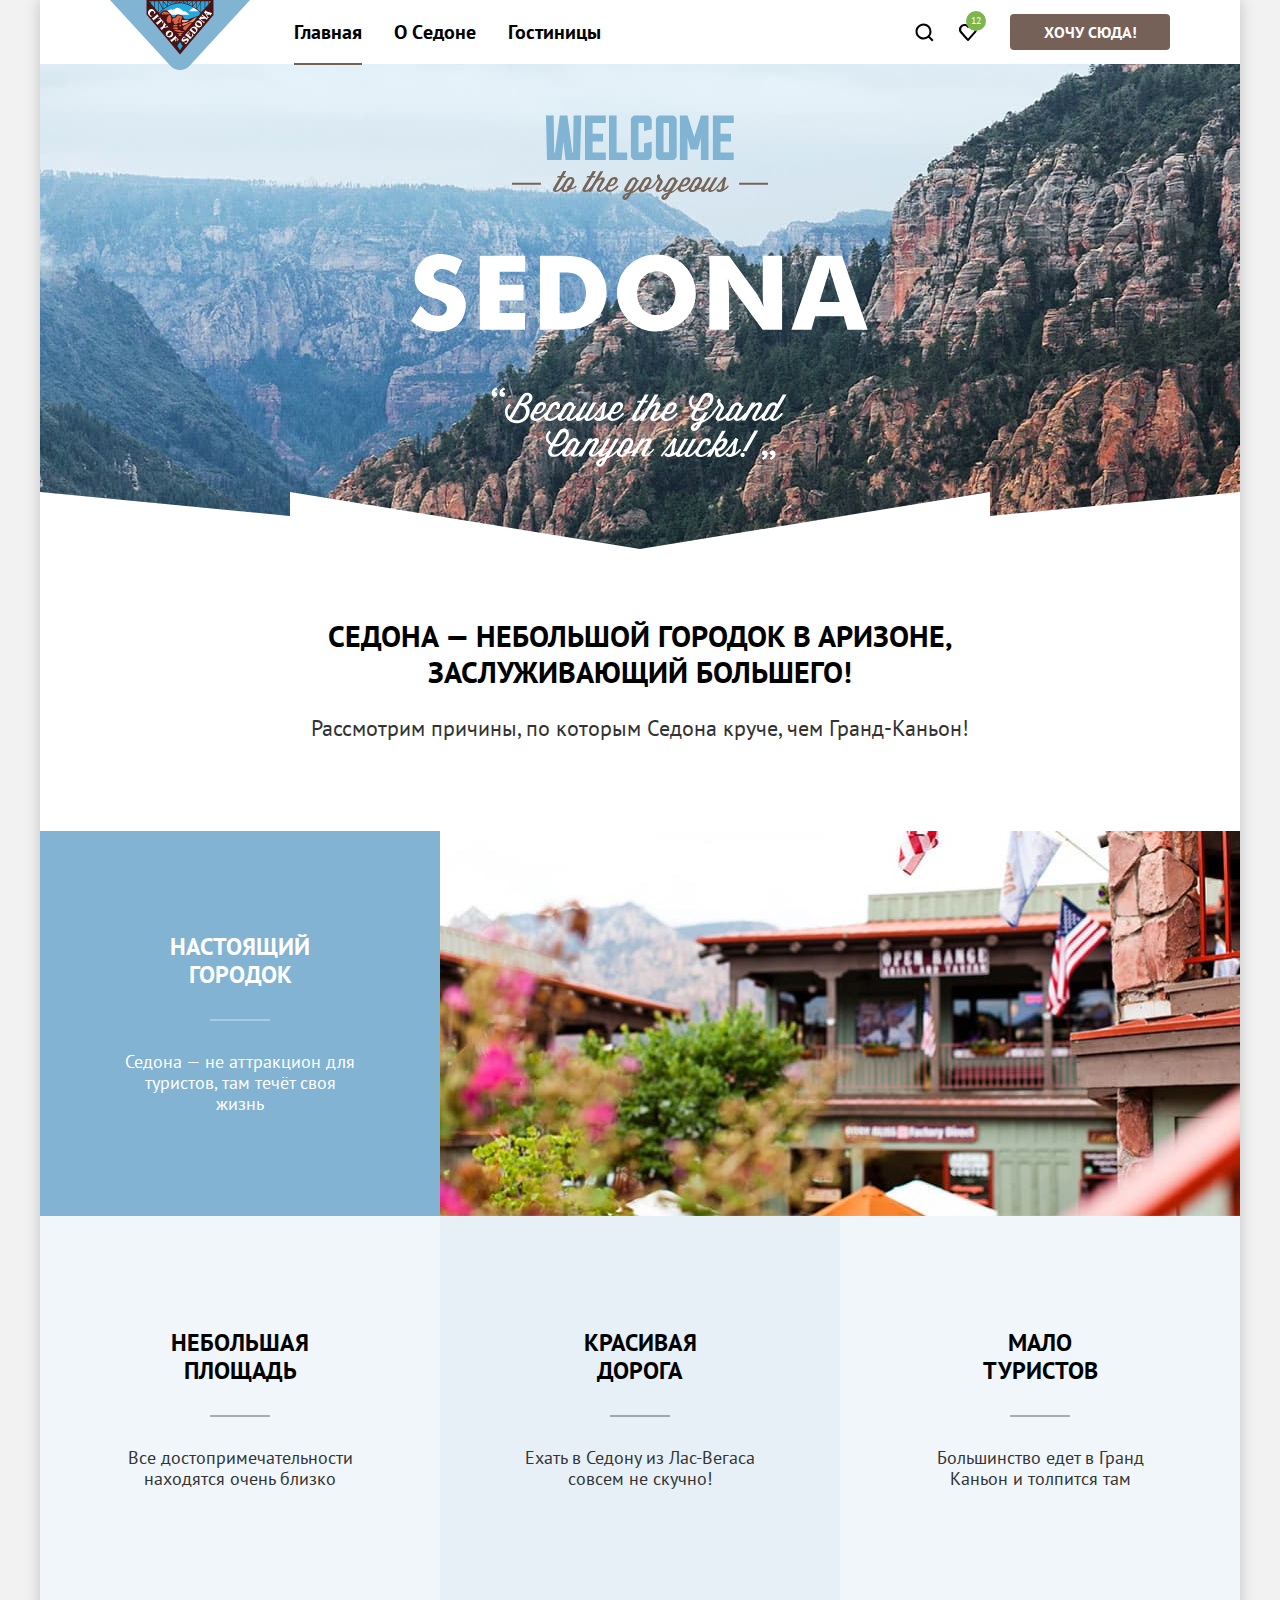
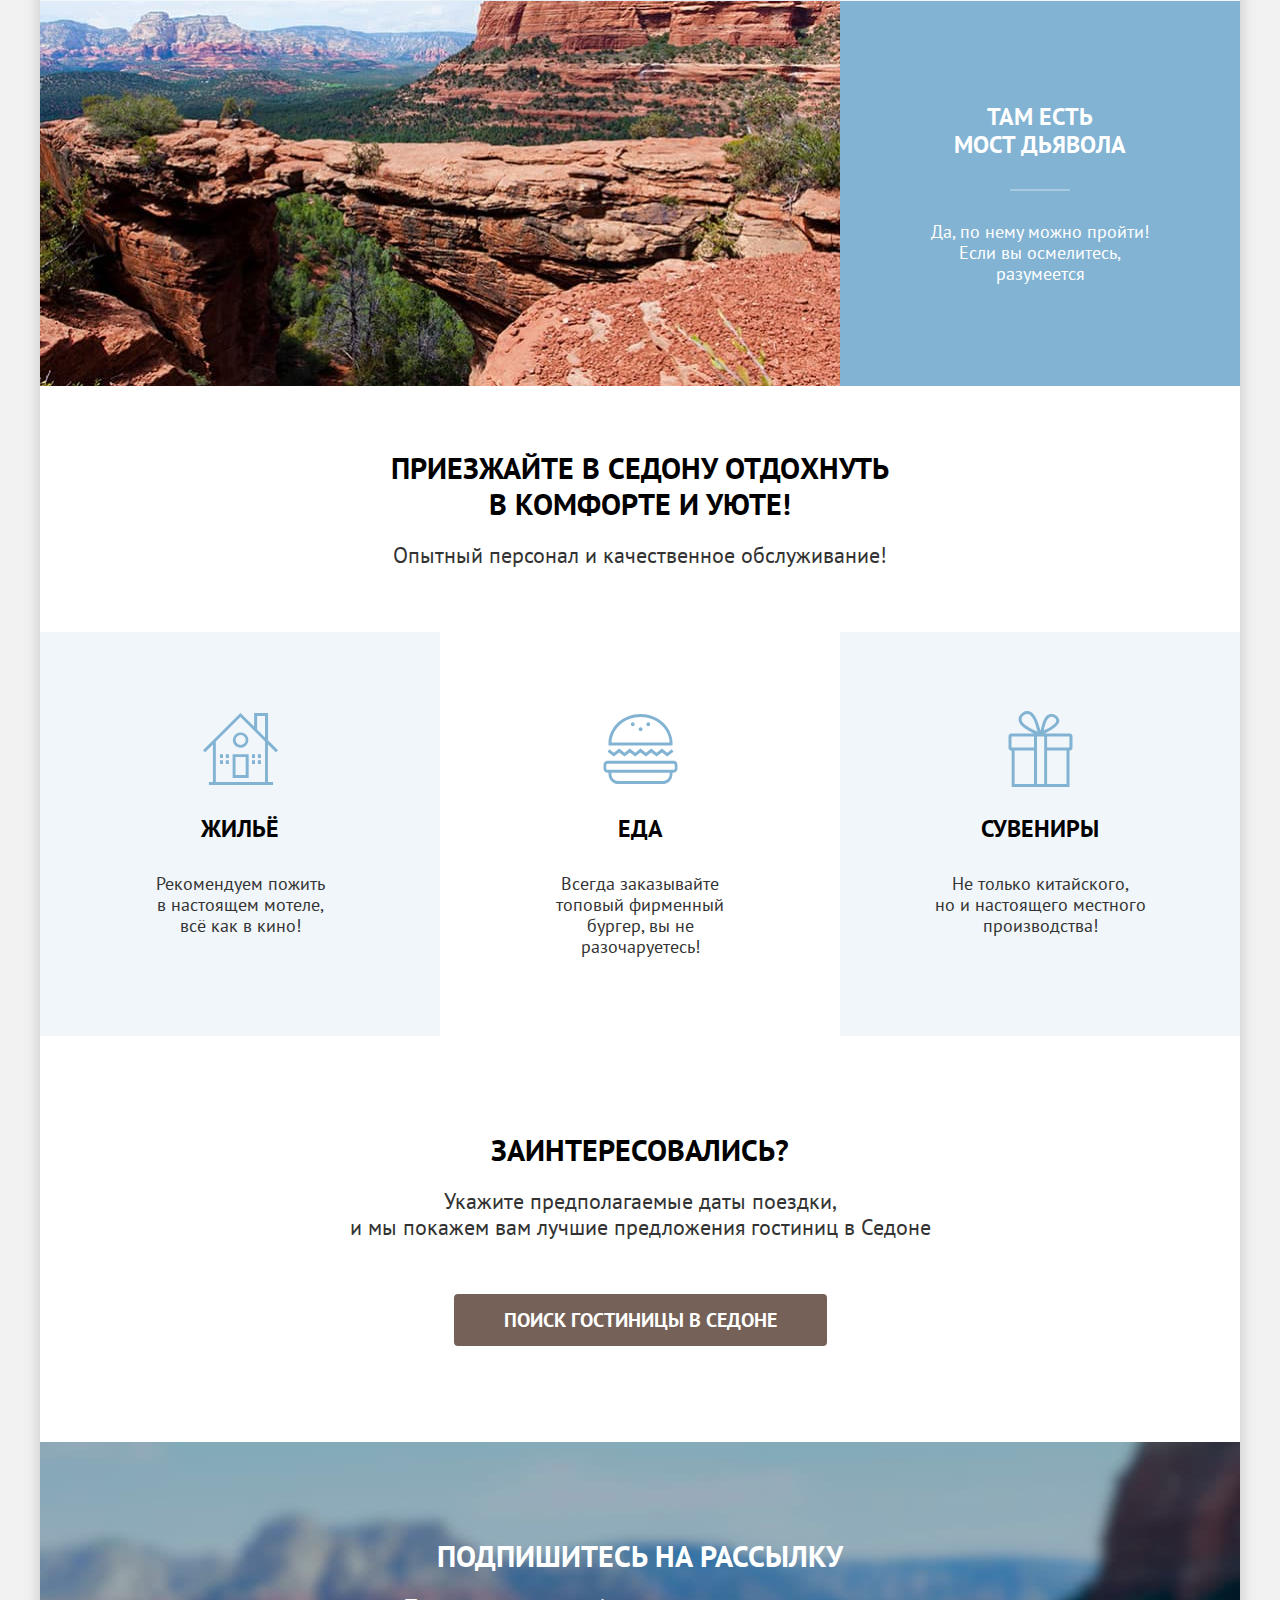
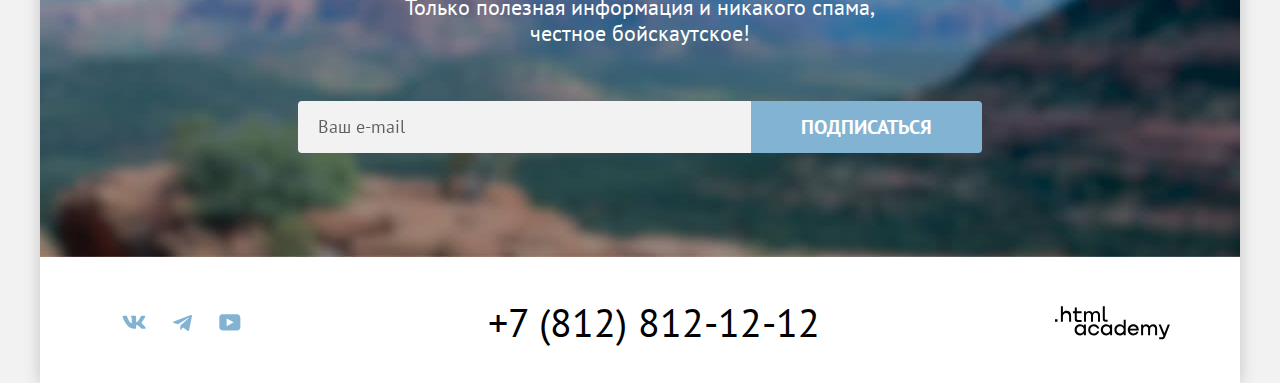
<file: index.html>
<!DOCTYPE html>
<html lang="ru">

  <head>
    <meta charset="utf-8">
    <title>HTML Academy: Седона</title>
    <link rel="stylesheet" href="styles/styles.css">
    <link rel="icon" href="favicon.ico">
  </head>

  <body class="page">
    <div class="page-container">
      <header class="page-header" data-test="header">
        <a class="logo" href="index.html" aria-current="page">
          <img src="image/logotype.svg" width="140" height="70" alt="Логотип сайта Седона">
        </a>
        <nav class="navigation">
          <ul class="navigation-list">
            <li class="navigation-item">
              <a class="navigation-link" href="index.html" aria-current="page">Главная</a>
            </li>
            <li class="navigation-item">
              <a class="navigation-link" href="#">О Cедоне</a>
            </li>
            <li class="navigation-item">
              <a class="navigation-link" href="catalog.html">Гостиницы</a>
            </li>
          </ul>
          <ul class="navigation-list-user">
            <li class="navigation-item">
              <a class="navigation-link-user navigation-link-search" href="#">
                <span class="visually-hidden">Поиск</span>
              </a>
            </li>
            <li class="navigation-item">
              <a class="navigation-link-user navigation-link-favorites" href="#">
                <span class="visually-hidden">Количество отмеченных гостиниц</span>
                <span class="quantity-like">12</span>
              </a>
            </li>
          </ul>
          <div class="navigation-button">
            <a class="button navigation-link-button" href="#">Хочу сюда!</a>
          </div>
        </nav>
      </header>

      <main class="main-container main-index" data-test="main">
        <section class="hero" data-test="hero">
          <h1 class="visually-hidden">Основное о городе Седона</h1>
          <img src="image/welcome-to-sedona.svg" width="458" height="352" alt="Welcome to the gargeous Sedona">
        </section>

        <section class="advantages" data-test="advantages">
          <div class="introductory-part">
            <h2 class="visually-hidden">Преимущества</h2>
            <p class="lead-text">Седона — небольшой городок в Аризоне, <br>заслуживающий большего!</p>
            <p class="basic-text">Рассмотрим причины, по которым Седона круче, чем Гранд-Каньон!</p>
          </div>
          <ul class="advantages-list">
            <li class="advantages-item-other">
              <div class="advantages-description">
                <h3 class="tittle tittle-underline">Настоящий городок</h3>
                <p>Седона — не аттракцион для туристов, там течёт своя жизнь</p>
              </div>
              <img src="image/advantages-photo-1.jpg" width="800" height="385" alt="Фото города Седона">
            </li>

            <li class="advantages-item advantages-description">
              <h3 class="tittle tittle-underline">Небольшая площадь</h3>
              <p>Все достопримечательности находятся очень близко</p>
            </li>
            <li class="advantages-item advantages-description">
              <h3 class="tittle tittle-underline">Красивая дорога</h3>
              <p>Ехать в Седону из Лас-Вегаса совсем не скучно!</p>
            </li>
            <li class="advantages-item advantages-description">
              <h3 class="tittle tittle-underline">Мало туристов</h3>
              <p>Большинство едет в Гранд Каньон и толпится там</p>
            </li>

            <li class="advantages-item-other">
              <div class="advantages-description">
                <h3 class="tittle tittle-underline">Там есть мост&nbsp;дьявола</h3>
                <p>Да, по нему можно пройти! Если вы осмелитесь, разумеется</p>
              </div>
              <img class="advantages-image" src="image/advantages-photo-2.jpg" width="800" height="385" alt="Мост дьявола">
            </li>
          </ul>
        </section>

        <section class="services" data-test="service">
          <div class="introductory-part">
            <h2 class="visually-hidden">Сервис в городе Седона</h2>
            <p class="lead-text">Приезжайте в Седону отдохнуть <br>в комфорте и уюте!</p>
            <p class="basic-text">Опытный персонал и качественное обслуживание!</p>
          </div>
          <ul class="services-list">
            <li class="services-item services-item-housing">
              <h3 class="tittle">Жильё</h3>
              <p class="description">Рекомендуем пожить в&nbsp;настоящем мотеле, <br>всё как в кино!</p>
            </li>
            <li class="services-item services-item-food">
              <h3 class="tittle">Еда</h3>
              <p class="description">Всегда заказывайте <br>топовый фирменный бургер, вы не разочаруетесь!</p>
            </li>
            <li class="services-item services-item-souvenirs">
              <h3 class="tittle">Сувениры</h3>
              <p class="description">Не только китайского, но&nbsp;и&nbsp;настоящего местного производства!</p>
            </li>
          </ul>
        </section>

        <section class="search-hotel" data-test="search">
          <h2 class="visually-hidden">Поиск гостиницы</h2>
          <p class="lead-text">Заинтересовались?</p>
          <p class="basic-text">Укажите предполагаемые даты поездки, <br>и мы покажем вам лучшие предложения гостиниц в Седоне</p>
          <button class="button button-search" type="button">Поиск гостиницы в Седоне</button>
        </section>
      </main>

      <footer class="page-footer">
        <section class="newsletter newsletter-index" data-test="subscribe">
          <h2 class="lead-text">Подпишитесь на рассылку</h2>
          <p class="basic-text">Только полезная информация и никакого спама, <br>честное бойскаутское!</p>
          <form class="newsletter-form" action="https://echo.htmlacademy.ru/" method="post">
            <label class="visually-hidden" for="newsletter-email">Email</label>
            <input type="email" name="newsletter-email" id="newsletter-email" placeholder="Ваш e-mail" required>
            <button class="button newsletter-button" type="submit">Подписаться</button>
          </form>
        </section>
        <div class="footer-wrapper" data-test="footer">
          <section class="social">
            <h2 class="visually-hidden">Социальные сети</h2>
            <ul class="social-list">
              <li class="social-item">
                <a class="social-link social-link-vk" href="https://vk.com/htmlacademy">
                  <span class="visually-hidden">Vkontakte</span>
                </a>
              </li>
              <li class="social-item">
                <a class="social-link social-link-tg" href="https://t.me/htmlacademy">
                  <span class="visually-hidden">Telegram</span>
                </a>
              </li>
              <li class="social-item">
                <a class="social-link social-link-ytb" href="https://www.youtube.com/user/htmlacademyru">
                  <span class="visually-hidden">YouTube</span>
                </a>
              </li>
            </ul>
          </section>

          <p class="contact-tel">
            <a href="tel:+78128121212">+7 (812) 812-12-12</a>
          </p>

          <p class="about-text">
            <a href="https://htmlacademy.ru/">
              <svg xmlns="http://www.w3.org/2000/svg" width="115" height="34" fill="none" viewBox="0 0 115 34" role="img" aria-label="Логотип разработчика HTML Академия">
                <path d="M0 13.26v2.6h2.5v-2.6H0ZM11.6 4.86c-1.6 0-2.8.7-3.6 1.7h-.1V.36h-2v15.5h2v-5.3c0-2.1 1.3-3.6 3.3-3.6 1.8 0 2.9 1.4 2.9 3.2v5.7h2v-6.1c.1-3-1.8-4.9-4.5-4.9ZM26.6 5.16h-4.8v-3.7h-2v3.8h-1.9v2h1.9v6c0 1.7 1 2.7 2.7 2.7h4.1v-2h-3.7c-.7 0-1.1-.4-1.1-1.1v-5.7h4.8v-2ZM41.1 4.96c-1.6 0-2.9.8-3.5 2.1h-.1c-.6-1.2-1.8-2.1-3.4-2.1-1.4 0-2.5.8-3.1 1.8h-.1v-1.6H29v10.6h2v-5.4c0-2 1-3.5 2.6-3.5 1.5 0 2.4 1 2.4 2.6v6.3h2v-5.6c0-2.4 1.4-3.3 2.6-3.3 1.5 0 2.4 1 2.4 2.6v6.3h2v-6.5c.1-2.5-1.4-4.3-3.9-4.3ZM47.8 13.06c0 1.7 1 2.7 2.8 2.7h2v-2h-1.7c-.7 0-1.1-.4-1.1-1.1V.36h-2v12.7ZM28.9 20.06c-.9-1.1-2.2-1.8-3.9-1.8-3.1 0-5.4 2.3-5.4 5.6s2.3 5.6 5.4 5.6c1.8 0 3-.8 3.8-1.9h.1v1.6h2v-10.6h-2v1.5Zm-3.6 7.4c-2.2 0-3.6-1.6-3.6-3.6s1.4-3.6 3.6-3.6 3.6 1.6 3.6 3.6c0 1.9-1.4 3.6-3.6 3.6ZM44.2 22.36c-.5-2.4-2.6-4.1-5.4-4.1a5.4 5.4 0 0 0-5.6 5.6c0 3.1 2.2 5.6 5.6 5.6 2.8 0 4.9-1.8 5.4-4.2h-2.1a3.4 3.4 0 0 1-3.3 2.3c-2.2 0-3.6-1.6-3.6-3.6s1.4-3.6 3.6-3.6c1.6 0 2.8 1 3.3 2.2h2.1v-.2ZM55.1 20.06c-.9-1.1-2.2-1.8-3.9-1.8-3.1 0-5.4 2.3-5.4 5.6s2.3 5.6 5.4 5.6c1.8 0 3-.8 3.8-1.9h.1v1.6h2v-10.6h-2v1.5Zm-3.6 7.4c-2.2 0-3.6-1.6-3.6-3.6s1.4-3.6 3.6-3.6 3.6 1.6 3.6 3.6c0 1.9-1.5 3.6-3.6 3.6ZM68.7 20.16c-.9-1.1-2.2-1.9-3.9-1.9-3.1 0-5.4 2.3-5.4 5.6s2.2 5.6 5.4 5.6c1.7 0 3-.8 3.8-1.8h.1v1.5h2v-15.4h-2v6.4Zm-3.6 7.3c-2.2 0-3.6-1.6-3.6-3.6s1.4-3.6 3.6-3.6 3.6 1.6 3.6 3.6c-.1 2-1.5 3.6-3.6 3.6ZM78.3 18.26c-3.3 0-5.5 2.5-5.5 5.6 0 3 2.1 5.6 5.5 5.6 2.5 0 4.5-1.3 5.2-3.6h-2.1c-.5 1-1.6 1.6-3 1.6-1.9 0-3.3-1.3-3.4-2.9h8.8c.2-3.6-2-6.3-5.5-6.3Zm0 1.9c1.7 0 3 1 3.3 2.6h-6.5c.3-1.5 1.5-2.6 3.2-2.6ZM98.2 18.26c-1.6 0-2.9.8-3.6 2h-.1c-.6-1.2-1.8-2-3.4-2-1.4 0-2.5.7-3.1 1.8v-1.5h-1.9v10.6h2v-5.4c0-2 1-3.4 2.6-3.5 1.5 0 2.4 1 2.4 2.6v6.3h2v-5.6c0-2.4 1.4-3.3 2.6-3.3 1.5 0 2.4 1 2.4 2.6v6.3h2v-6.5c.1-2.6-1.4-4.4-3.9-4.4ZM109.4 27.36l-3.6-8.9h-2.2l4.8 11.6c-.3.9-.7 1.2-1.7 1.2h-2.5v2h2.5c1.8 0 2.8-.8 3.5-2.6l4.7-12.2h-2.1l-3.4 8.9Z" />
              </svg>
            </a>
          </p>
        </div>
      </footer>
    </div>

    <div class="modal-container modal-container-close">
      <div class="modal modal-search">
        <button class="modal-close-button" type="button">
          <span class="visually-hidden">Закрыть</span>
        </button>

        <section class="modal-content">
          <h2 class="modal-tittle">Поиск гостиницы в Седоне</h2>
          <form class="search-form" action="https://echo.htmlacademy.ru/" method="post">
            <div class="field-group date-selection">
              <label class="form-label" for="date-check-in">Дата Заезда:</label>
              <input class="field field-date" type="text" id="date-check-in" name="date-check-in" placeholder="Укажите дату" value="27 апреля 2020" required>
              <p class="comment comment-red">Мы не можем отправить вас в прошлое.</p>
            </div>

            <div class="field-group date-selection">
              <label class="form-label" for="date-departure">Дата Выезда:</label>
              <input class="field field-date" type="text" id="date-departure" name="date-departure" placeholder="Укажите дату" value="1 сентября 2023" required>
              <p class="comment">На эти даты есть свободные номера. Пока есть.</p>
            </div>

            <div class="field-group amount-selection amount-of-adults">
              <label class="form-label" for="amount-of-adults">Взрослые:</label>
              <div class="wrapper-field">
                <button class="button-step button-step-down" type="button">
                  <span class="visually-hidden">Меньше</span>
                </button>
                <input class="field field-number" type="number" id="amount-of-adults" name="amount-of-adults" value="2" min="1" placeholder="2">
                <button class="button-step button-step-up" type="button">
                  <span class="visually-hidden">Больше</span>
                </button>
              </div>

            </div>
            <div class="field-group amount-selection amount-of-child">
              <span class="form-label-tooltip">
                <label class="form-label" for="amount-of-child">Дети:</label>
                <span class="tooltip">
                  <button class="tooltip-toggle" aria-labelledby="tooltip-label" type="button">
                  </button>
                  <span class="tooltip-text" role="tooltip" id="tooltip-label">Укажите количество детей, которые будут с вами, возраст которых от 6 до 18 лет. Дети до 6 лет размещаются бесплатно.</span>
                </span>
              </span>

              <div class="wrapper-field">
                <button class="button-step button-step-down" type="button">
                  <span class="visually-hidden">Меньше</span>
                </button>
                <input class="field field-number" type="number" id="amount-of-child" name="amount-of-child" value="2" min="0" placeholder="2">
                <button class="button-step button-step-up" type="button">
                  <span class="visually-hidden">Больше</span>
                </button>
              </div>
            </div>
            <button class="button button-modal" type="submit">найти</button>
          </form>
        </section>

      </div>
    </div>
  </body>

</html>
</file>
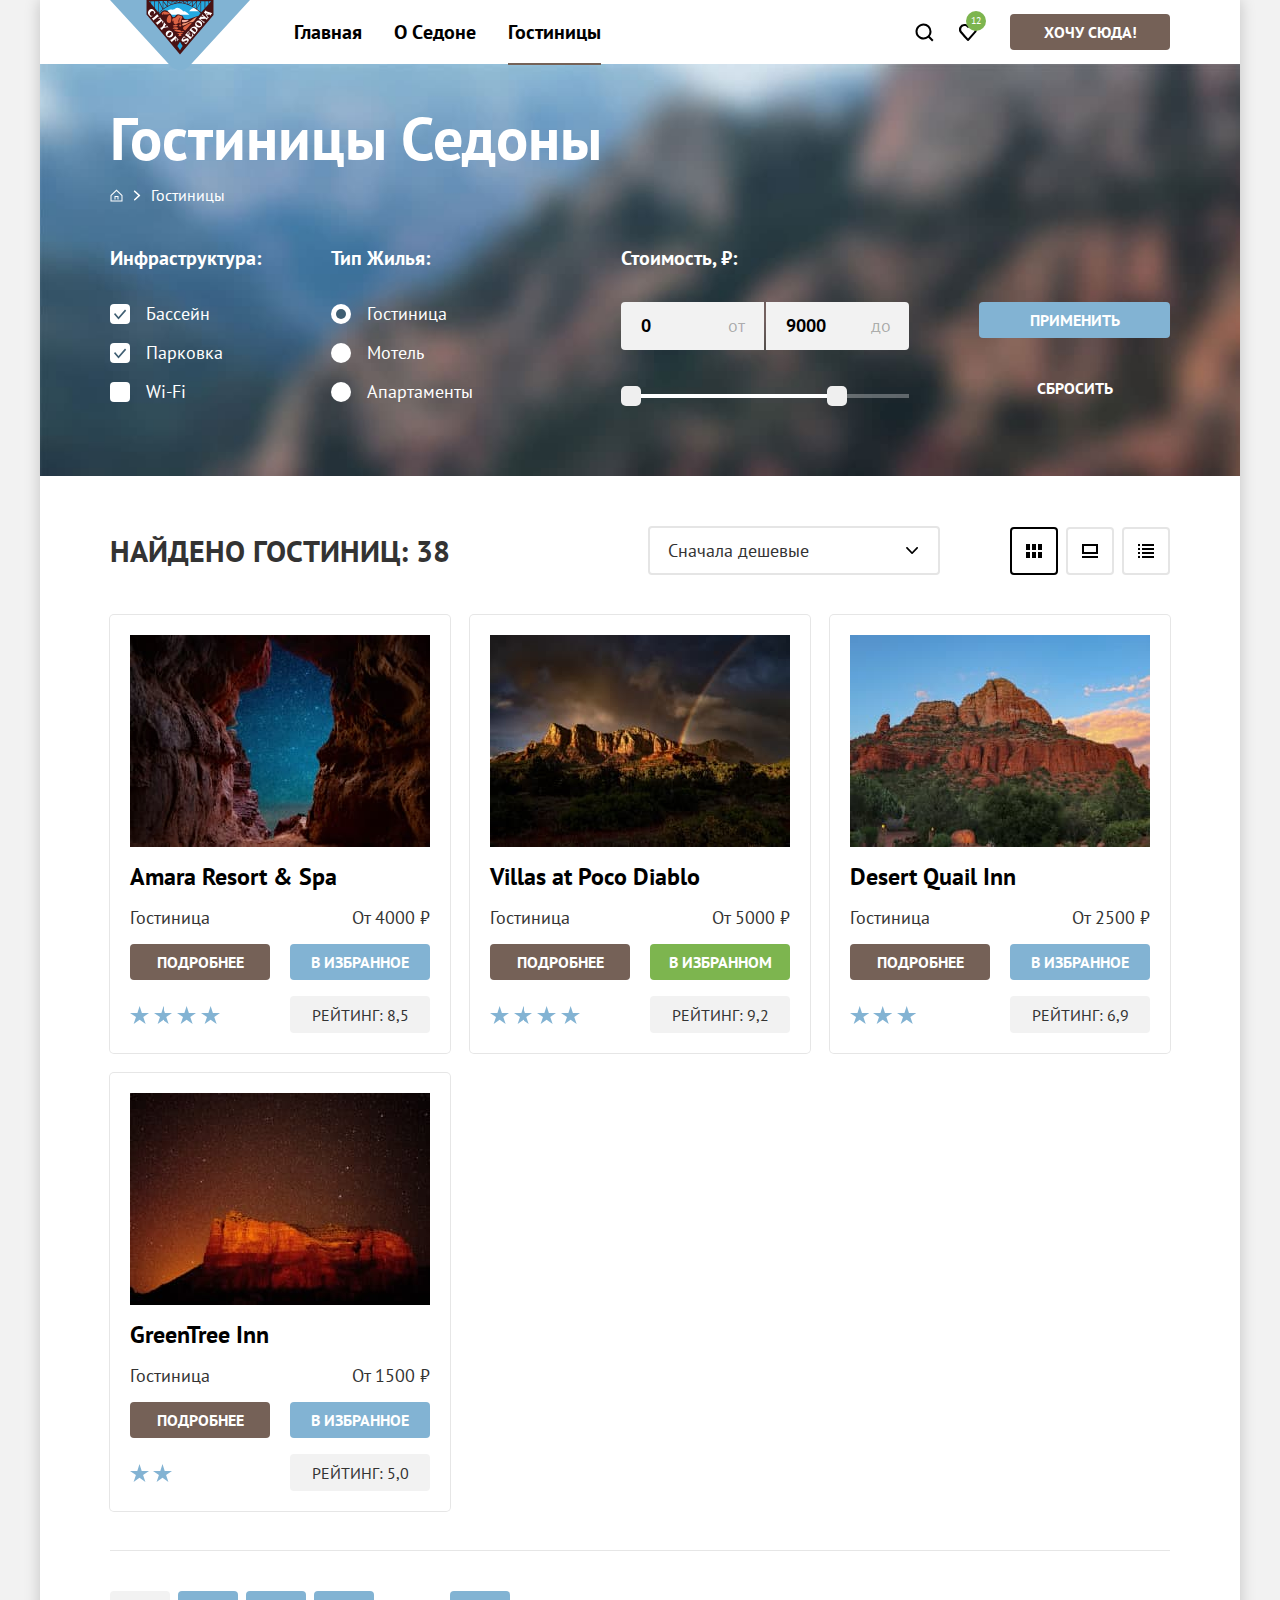
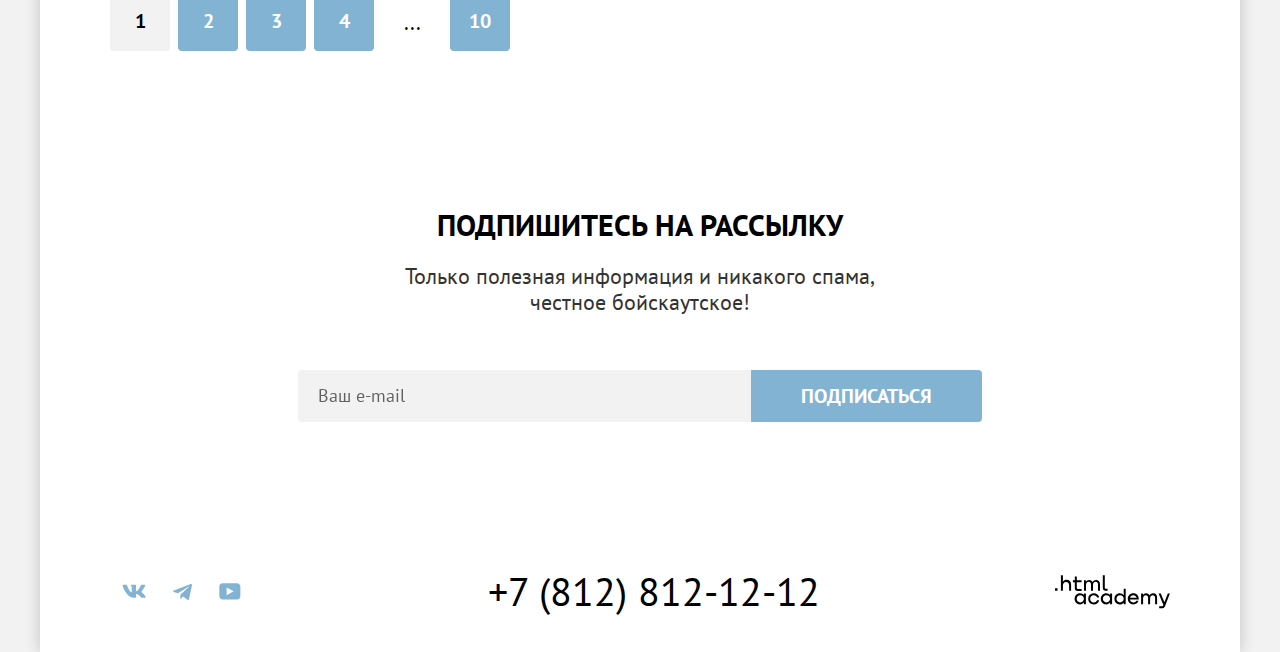
<file: catalog.html>
<!DOCTYPE html>
<html lang="ru">

  <head>
    <meta charset="utf-8">
    <title>HTML Academy: Седона</title>
    <link rel="stylesheet" href="styles/styles.css">
    <link rel="icon" href="favicon.ico">
  </head>

  <body class="page">
    <div class="page-container">
      <header class="page-header" data-test="header">
        <a class="logo" href="index.html">
          <img src="image/logotype.svg" width="140" height="70" alt="Логотип сайта Седона">
        </a>
        <nav class="navigation">
          <ul class="navigation-list">
            <li class="navigation-item">
              <a class="navigation-link" href="index.html">Главная</a>
            </li>
            <li class="navigation-item">
              <a class="navigation-link" href="#">О Cедоне</a>
            </li>
            <li class="navigation-item">
              <a class="navigation-link navigation-link-current" href="catalog.html" aria-current="page">Гостиницы</a>
            </li>
          </ul>

          <ul class="navigation-list-user">
            <li class="navigation-item">
              <a class="navigation-link-user navigation-link-search" href="#">
                <span class="visually-hidden">Поиск</span>
              </a>
            </li>
            <li class="navigation-item">
              <a class="navigation-link-user navigation-link-favorites" href="#">
                <span class="visually-hidden">Количество отмеченных гостиниц</span>
                <span class="quantity-like">12</span>
              </a>
            </li>
          </ul>
          <div class="navigation-button">
            <a class="button navigation-link-button" href="#">Хочу сюда!</a>
          </div>
        </nav>
      </header>

      <main class="main-container main-inner" data-test="main">
        <div class="container-background">
          <header class="inner-header">
            <h1 class="inner-header-title">Гостиницы Седоны</h1>
            <ol class="breadcrumbs">
              <li class="breadcrumbs-item">
                <a class="breadcrumbs-link breadcrumbs-link-main" href="index.html">
                  <span class="visually-hidden">Главная страница</span>
                </a>
              </li>
              <li class="breadcrumbs-item">
                <a class="breadcrumbs-link" href="catalog.html" aria-current="page">Гостиницы</a>
              </li>
            </ol>
          </header>

          <section class="filter" data-test="filter">
            <h2 class="visually-hidden">Фильтр для поиска</h2>
            <form class="catalog-filter" action="https://echo.htmlacademy.ru/" method="get">
              <fieldset class="catalog-filter-group">
                <legend class="catalog-filter-title">Инфраструктура:</legend>
                <ul class="catalog-filter-list">
                  <li class="catalog-filter-item">
                    <label class="control">
                      <input class="control-input visually-hidden" type="checkbox" name="pool" checked>
                      <span class="control-mark"></span>
                      <span class="control-label">Бассейн</span>
                    </label>
                  </li>
                  <li class="catalog-filter-item">
                    <label class="control">
                      <input class="control-input visually-hidden" type="checkbox" name="parking" checked>
                      <span class="control-mark"></span>
                      <span class="control-label">Парковка</span>
                    </label>
                  </li>
                  <li class="catalog-filter-item">
                    <label class="control">
                      <input class="control-input visually-hidden" type="checkbox" name="wi-fi">
                      <span class="control-mark"></span>
                      <span class="control-label">Wi-Fi</span>
                    </label>
                  </li>
                </ul>
              </fieldset>
              <fieldset class="catalog-filter-group">
                <legend class="catalog-filter-title">Тип Жилья:</legend>
                <ul class="catalog-filter-list">
                  <li class="catalog-filter-item">
                    <label class="control">
                      <input class="control-input visually-hidden" type="radio" name="type-hotel" value="hotel" checked>
                      <span class="control-mark"></span>
                      <span class="control-label">Гостиница</span>
                    </label>
                  </li>
                  <li class="catalog-filter-item">
                    <label class="control">
                      <input class="control-input visually-hidden" type="radio" name="type-hotel" value="motel">
                      <span class="control-mark"></span>
                      <span class="control-label">Мотель</span>
                    </label>
                  </li>
                  <li class="catalog-filter-item">
                    <label class="control">
                      <input class="control-input visually-hidden" type="radio" name="type-hotel" value="apartments">
                      <span class="control-mark"></span>
                      <span class="control-label">Апартаменты</span>
                    </label>
                  </li>
                </ul>
              </fieldset>

              <fieldset class="catalog-filter-cost move-to-right">
                <legend class="catalog-filter-title">Стоимость, ₽:</legend>

                <div class="range">
                  <div class="range-wrapper-inputs">
                    <label class="control-price">
                      <input class="input-price input-price-from" type="number" name="price-min" value="0" placeholder="Цена">
                      <span class="control-label-price">от</span>
                    </label>
                    <label class="control-price">
                      <input class="input-price input-price-to" type="number" name="price-max" value="9000" placeholder="Цена">
                      <span class="control-label-price">до</span>
                    </label>
                  </div>

                  <div class="range-scale">
                    <div class="range-bar" style="left:0; width:226px;">
                      <button class="range-toggle toggle-min" type="button">
                        <span class="visually-hidden">Минимальная стоимость</span>
                      </button>
                      <button class="range-toggle toggle-max" type="button">
                        <span class="visually-hidden">Максимальная стоимость</span>
                      </button>
                    </div>
                  </div>
                </div>

              </fieldset>
              <div class="filter-button">
                <button class="button" type="submit">Применить</button>
                <button class="button button-reset" type="reset">Сбросить</button>
              </div>
            </form>
          </section>
        </div>

        <section class="catalog-hotels" data-test="catalog">
          <h2 class="visually-hidden">Каталог найденных отелей, соответствующих условиям фильтра</h2>
          <div class="sort">
            <p class="result-filter">Найдено гостиниц:
              <span class="result-count">38</span>
            </p>

            <select class="select-control move-to-right" aria-label="Сортировка">
              <option value="cheap">Сначала дешевые</option>
              <option value="expensive">Сначала дорогие</option>
              <option value="popular">Сначало популярные</option>
            </select>

            <ul class="button-sort-list">
              <li class="button-sort-item">
                <a class="button-sort button-sort-current button-card" href="#">
                  <span class="visually-hidden">Карточки</span>
                </a>
              </li>
              <li class="button-sort-item">
                <a class="button-sort button-large" href="#">
                  <span class="visually-hidden">Крупные значки</span>
                </a>
              </li>
              <li class="button-sort-item">
                <a class="button-sort button-list" href="#">
                  <span class="visually-hidden">Список</span>
                </a>
              </li>
            </ul>
          </div>

          <ul class="hotel-list">
            <li class="hotel-card">
              <a class="hotel-card-link" href="#" tabindex="-1">
                <img src="image/catalog/hotel-1.jpg" width="300" height="212" alt="Звездное небо в ущелье">
              </a>
              <a class="hotel-card-link" href="#" tabindex="-1">
                <h3 class="tittle hotel-card-title">Amara Resort & Spa</h3>
              </a>
              <p class="type-hotel">Гостиница
                <span>От 4000 ₽</span>
              </p>
              <a class="button button-detail" href="#">Подробнее</a>
              <button class="button button-add-favorites" type="submit">В избранное</button>
              <div class="rating">
                <div class="star star-4" role="img" aria-label="Четыре звезды">
                  <span class="visually-hidden">Четыре звезды</span>
                </div>
                <p class="hotel-rating">Рейтинг: 8,5</p>
              </div>
            </li>

            <li class="hotel-card">
              <a class="hotel-card-link" href="#" tabindex="-1">
                <img src="image/catalog/hotel-2.jpg" width="300" height="212" alt="Радуга в горах">
              </a>
              <a class="hotel-card-link" href="#" tabindex="-1">
                <h3 class="tittle hotel-card-title">Villas at Poco Diablo</h3>
              </a>
              <p class="type-hotel">Гостиница
                <span>От 5000 ₽</span>
              </p>
              <a class="button button-detail" href="#">Подробнее</a>
              <button class="button button-add-favorites button-press" type="submit">В избранном</button>
              <div class="rating">
                <div class="star star-4" role="img" aria-label="Четыре звезды">
                  <span class="visually-hidden">Четыре звезды</span>
                </div>
                <p class="hotel-rating">Рейтинг: 9,2</p>
              </div>
            </li>

            <li class="hotel-card">
              <a class="hotel-card-link" href="#" tabindex="-1">
                <img src="image/catalog/hotel-3.jpg" width="300" height="212" alt="Дневное небо в горах">
              </a>
              <a class="hotel-card-link" href="#" tabindex="-1">
                <h3 class="tittle hotel-card-title">Desert Quail Inn</h3>
              </a>
              <p class="type-hotel">Гостиница
                <span>От 2500 ₽</span>
              </p>
              <a class="button button-detail" href="#">Подробнее</a>
              <button class="button button-add-favorites" type="submit">В избранное</button>
              <div class="rating">
                <div class="star star-3" role="img" aria-label="Три звезды">
                  <span class="visually-hidden">Три звезды</span>
                </div>
                <p class="hotel-rating">Рейтинг: 6,9</p>
              </div>
            </li>

            <li class="hotel-card">
              <a class="hotel-card-link" href="#" tabindex="-1">
                <img src="image/catalog/hotel-4.jpg" width="300" height="212" alt="Ночное небо в горах">
              </a>
              <a class="hotel-card-link" href="#" tabindex="-1">
                <h3 class="tittle hotel-card-title">GreenTree Inn</h3>
              </a>
              <p class="type-hotel">Гостиница
                <span>От 1500 ₽</span>
              </p>
              <a class="button button-detail" href="#">Подробнее</a>
              <button class="button button-add-favorites" type="submit">В избранное</button>
              <div class="rating">
                <div class="star star-2" role="img" aria-label="Две звезды">
                  <span class="visually-hidden">Две звезды</span>
                </div>
                <p class="hotel-rating">Рейтинг: 5,0</p>
              </div>
            </li>
          </ul>

          <ol class="pagination">
            <li class="pagination-item">
              <a class="button pagination-current" aria-current="page" href="#">1</a>
            </li>
            <li class="pagination-item">
              <a class="button pagination-button" href="#">2</a>
            </li>
            <li class="pagination-item">
              <a class="button pagination-button" href="#">3</a>
            </li>
            <li class="pagination-item">
              <a class="button pagination-button" href="#">4</a>
            </li>
            <li class="pagination-item">
              <span class="pagination-hidden">...</span>
            </li>
            <li class="pagination-item" value="10">
              <a class="button pagination-button" href="#">10</a>
            </li>
          </ol>
        </section>

      </main>

      <footer class="page-footer">
        <section class="newsletter" data-test="subscribe">
          <h2 class="lead-text">Подпишитесь на рассылку</h2>
          <p class="basic-text">Только полезная информация и никакого спама, <br>честное бойскаутское!</p>
          <form class="newsletter-form" action="https://echo.htmlacademy.ru/" method="post">
            <label class="visually-hidden" for="newsletter-email">Email</label>
            <input type="email" name="newsletter-email" id="newsletter-email" placeholder="Ваш e-mail" required>
            <button class="button newsletter-button" type="submit">Подписаться</button>
          </form>
        </section>

        <div class="footer-wrapper" data-test="footer">

          <section class="social">
            <h2 class="visually-hidden">Социальные сети</h2>
            <ul class="social-list">
              <li class="social-item">
                <a class="social-link social-link-vk" href="https://vk.com/htmlacademy">
                  <span class="visually-hidden">Vkontakte</span>
                </a>
              </li>
              <li class="social-item">
                <a class="social-link social-link-tg" href="https://t.me/htmlacademy">
                  <span class="visually-hidden">Telegram</span>
                </a>
              </li>
              <li class="social-item">
                <a class="social-link social-link-ytb" href="https://www.youtube.com/user/htmlacademyru">
                  <span class="visually-hidden">YouTube</span>
                </a>
              </li>
            </ul>
          </section>

          <p class="contact-tel">
            <a href="tel:+78128121212">+7 (812) 812-12-12</a>
          </p>

          <p class="about-text">
            <a href="https://htmlacademy.ru/">
              <svg xmlns="http://www.w3.org/2000/svg" width="115" height="34" fill="none" viewBox="0 0 115 34" role="img" aria-label="Логотип разработчика HTML Академия">
                <path d="M0 13.26v2.6h2.5v-2.6H0ZM11.6 4.86c-1.6 0-2.8.7-3.6 1.7h-.1V.36h-2v15.5h2v-5.3c0-2.1 1.3-3.6 3.3-3.6 1.8 0 2.9 1.4 2.9 3.2v5.7h2v-6.1c.1-3-1.8-4.9-4.5-4.9ZM26.6 5.16h-4.8v-3.7h-2v3.8h-1.9v2h1.9v6c0 1.7 1 2.7 2.7 2.7h4.1v-2h-3.7c-.7 0-1.1-.4-1.1-1.1v-5.7h4.8v-2ZM41.1 4.96c-1.6 0-2.9.8-3.5 2.1h-.1c-.6-1.2-1.8-2.1-3.4-2.1-1.4 0-2.5.8-3.1 1.8h-.1v-1.6H29v10.6h2v-5.4c0-2 1-3.5 2.6-3.5 1.5 0 2.4 1 2.4 2.6v6.3h2v-5.6c0-2.4 1.4-3.3 2.6-3.3 1.5 0 2.4 1 2.4 2.6v6.3h2v-6.5c.1-2.5-1.4-4.3-3.9-4.3ZM47.8 13.06c0 1.7 1 2.7 2.8 2.7h2v-2h-1.7c-.7 0-1.1-.4-1.1-1.1V.36h-2v12.7ZM28.9 20.06c-.9-1.1-2.2-1.8-3.9-1.8-3.1 0-5.4 2.3-5.4 5.6s2.3 5.6 5.4 5.6c1.8 0 3-.8 3.8-1.9h.1v1.6h2v-10.6h-2v1.5Zm-3.6 7.4c-2.2 0-3.6-1.6-3.6-3.6s1.4-3.6 3.6-3.6 3.6 1.6 3.6 3.6c0 1.9-1.4 3.6-3.6 3.6ZM44.2 22.36c-.5-2.4-2.6-4.1-5.4-4.1a5.4 5.4 0 0 0-5.6 5.6c0 3.1 2.2 5.6 5.6 5.6 2.8 0 4.9-1.8 5.4-4.2h-2.1a3.4 3.4 0 0 1-3.3 2.3c-2.2 0-3.6-1.6-3.6-3.6s1.4-3.6 3.6-3.6c1.6 0 2.8 1 3.3 2.2h2.1v-.2ZM55.1 20.06c-.9-1.1-2.2-1.8-3.9-1.8-3.1 0-5.4 2.3-5.4 5.6s2.3 5.6 5.4 5.6c1.8 0 3-.8 3.8-1.9h.1v1.6h2v-10.6h-2v1.5Zm-3.6 7.4c-2.2 0-3.6-1.6-3.6-3.6s1.4-3.6 3.6-3.6 3.6 1.6 3.6 3.6c0 1.9-1.5 3.6-3.6 3.6ZM68.7 20.16c-.9-1.1-2.2-1.9-3.9-1.9-3.1 0-5.4 2.3-5.4 5.6s2.2 5.6 5.4 5.6c1.7 0 3-.8 3.8-1.8h.1v1.5h2v-15.4h-2v6.4Zm-3.6 7.3c-2.2 0-3.6-1.6-3.6-3.6s1.4-3.6 3.6-3.6 3.6 1.6 3.6 3.6c-.1 2-1.5 3.6-3.6 3.6ZM78.3 18.26c-3.3 0-5.5 2.5-5.5 5.6 0 3 2.1 5.6 5.5 5.6 2.5 0 4.5-1.3 5.2-3.6h-2.1c-.5 1-1.6 1.6-3 1.6-1.9 0-3.3-1.3-3.4-2.9h8.8c.2-3.6-2-6.3-5.5-6.3Zm0 1.9c1.7 0 3 1 3.3 2.6h-6.5c.3-1.5 1.5-2.6 3.2-2.6ZM98.2 18.26c-1.6 0-2.9.8-3.6 2h-.1c-.6-1.2-1.8-2-3.4-2-1.4 0-2.5.7-3.1 1.8v-1.5h-1.9v10.6h2v-5.4c0-2 1-3.4 2.6-3.5 1.5 0 2.4 1 2.4 2.6v6.3h2v-5.6c0-2.4 1.4-3.3 2.6-3.3 1.5 0 2.4 1 2.4 2.6v6.3h2v-6.5c.1-2.6-1.4-4.4-3.9-4.4ZM109.4 27.36l-3.6-8.9h-2.2l4.8 11.6c-.3.9-.7 1.2-1.7 1.2h-2.5v2h2.5c1.8 0 2.8-.8 3.5-2.6l4.7-12.2h-2.1l-3.4 8.9Z" />
              </svg>
            </a>
          </p>

        </div>
      </footer>
    </div>
  </body>
</html>
</file>
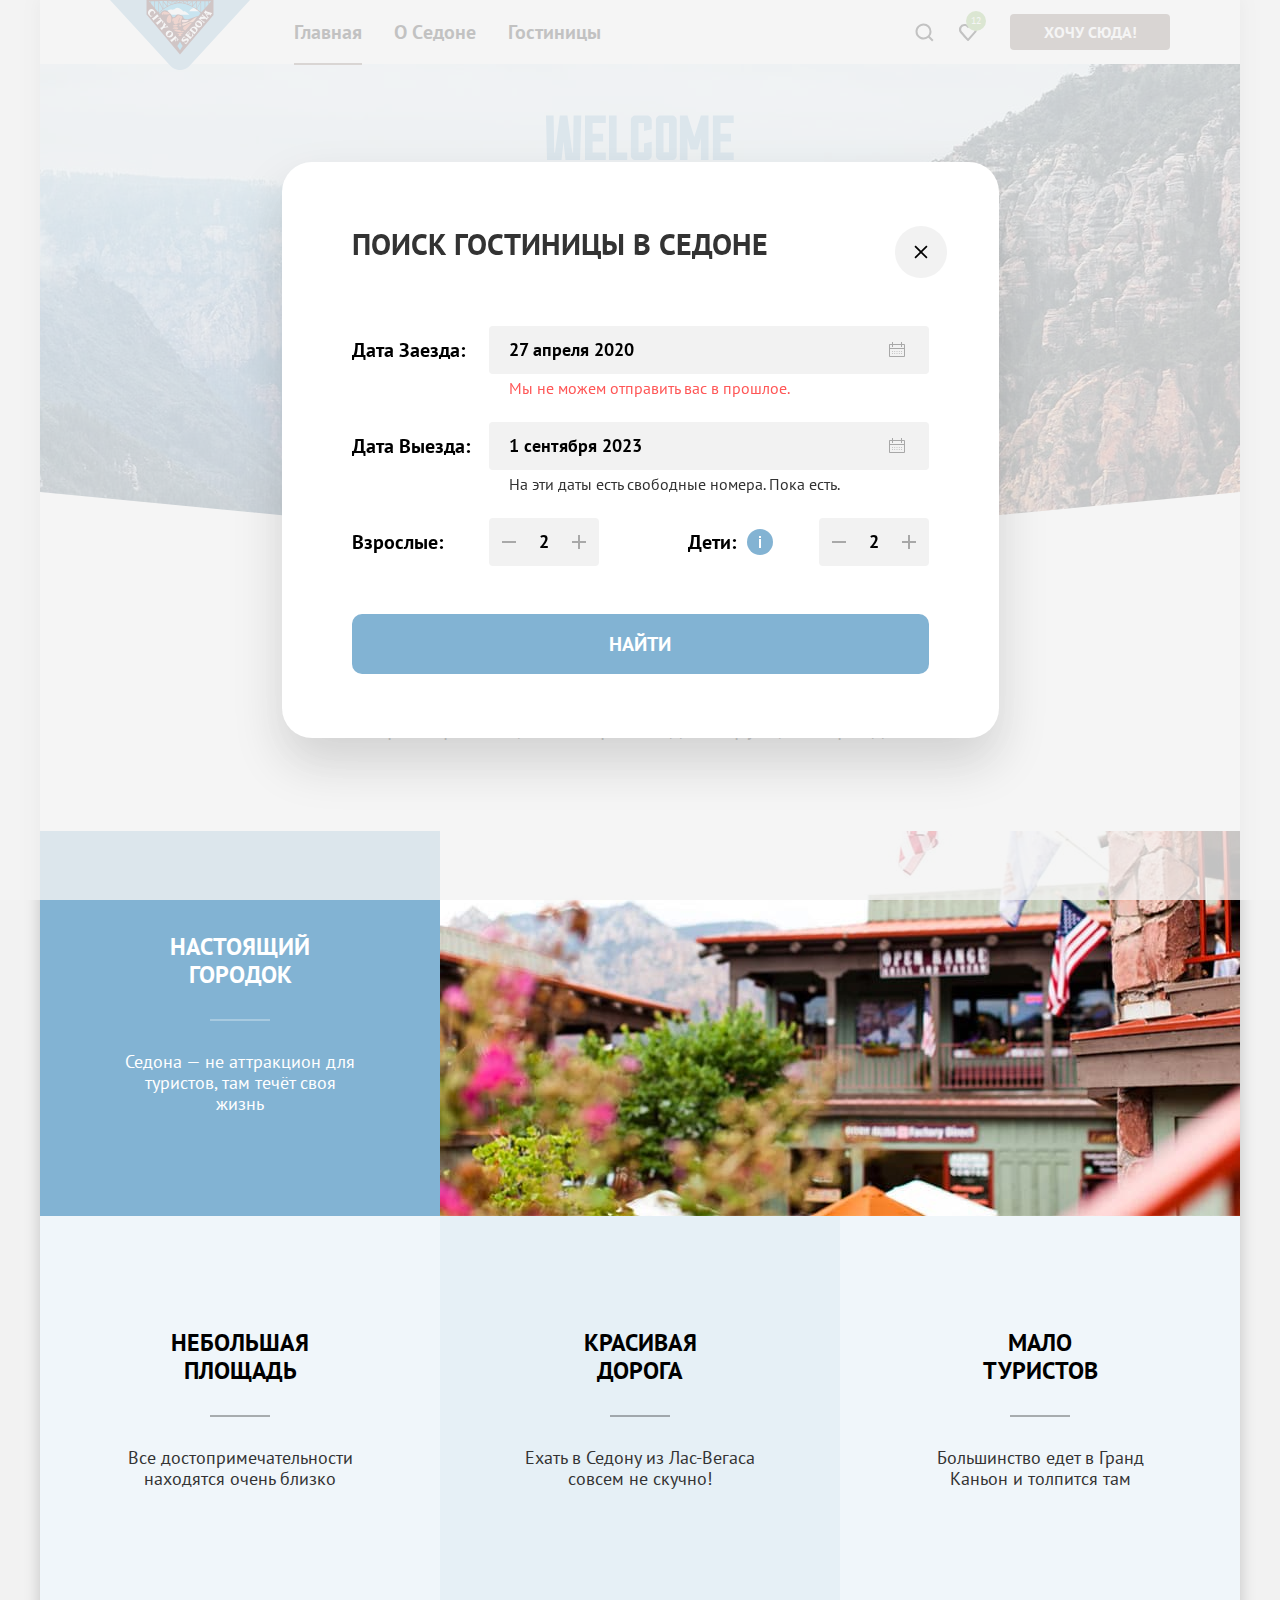
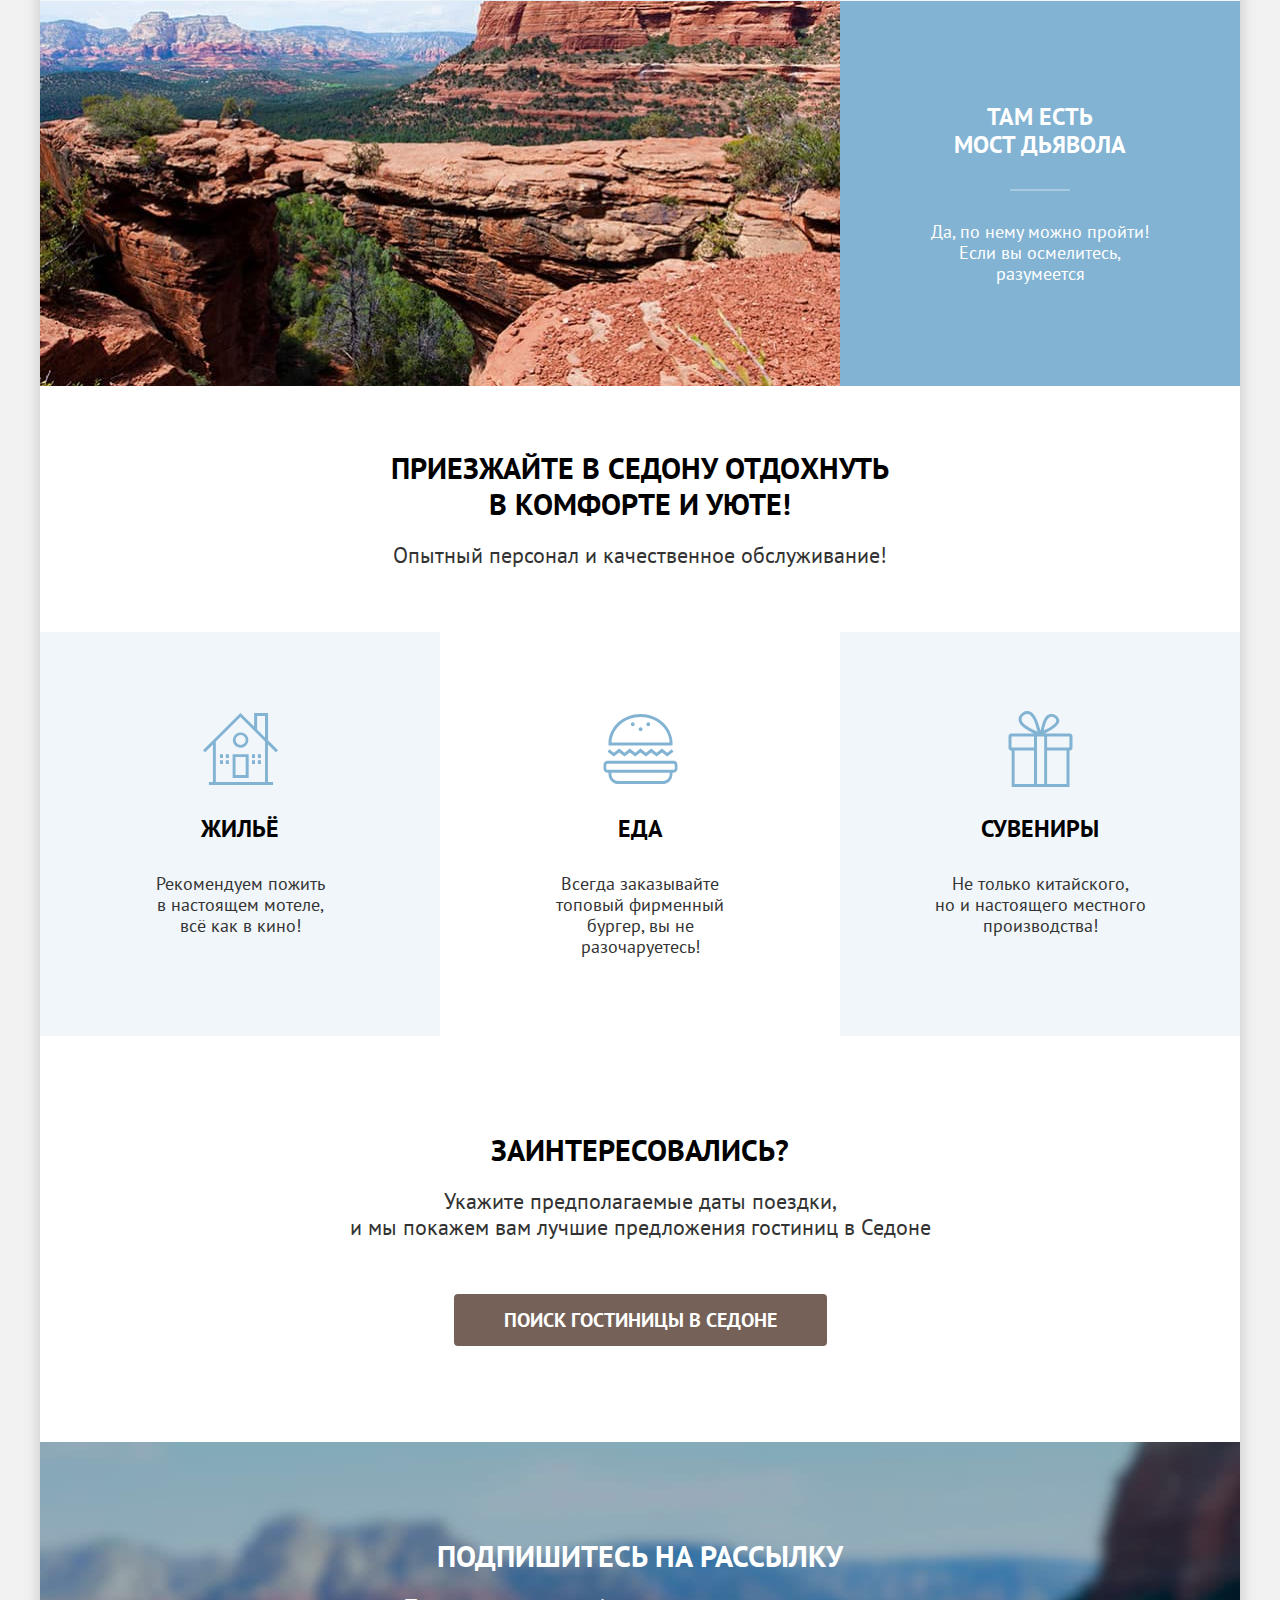
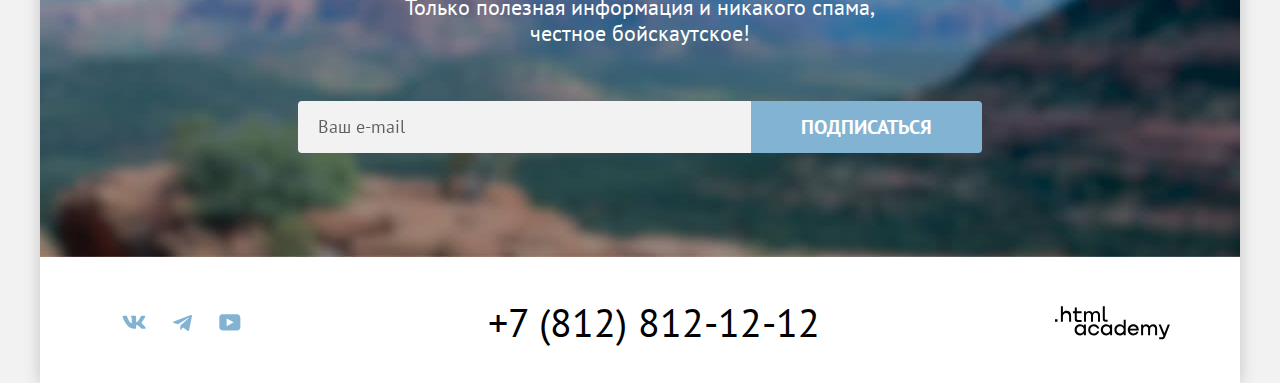
<file: modal.html>
<!DOCTYPE html>
<html lang="ru">

  <head>
    <meta charset="utf-8">
    <title>HTML Academy: Седона</title>
    <link rel="stylesheet" href="styles/styles.css">
    <link rel="icon" href="favicon.ico">
  </head>

  <body class="page">
    <div class="page-container">
      <header class="page-header" data-test="header">
        <a class="logo" href="index.html" aria-current="page">
          <img src="image/logotype.svg" width="140" height="70" alt="Логотип сайта Седона">
        </a>
        <nav class="navigation">
          <ul class="navigation-list">
            <li class="navigation-item">
              <a class="navigation-link" href="index.html" aria-current="page">Главная</a>
            </li>
            <li class="navigation-item">
              <a class="navigation-link" href="#">О Cедоне</a>
            </li>
            <li class="navigation-item">
              <a class="navigation-link" href="catalog.html">Гостиницы</a>
            </li>
          </ul>
          <ul class="navigation-list-user">
            <li class="navigation-item">
              <a class="navigation-link-user navigation-link-search" href="#">
                <span class="visually-hidden">Поиск</span>
              </a>
            </li>
            <li class="navigation-item">
              <a class="navigation-link-user navigation-link-favorites" href="#">
                <span class="visually-hidden">Количество отмеченных гостиниц</span>
                <span class="quantity-like">12</span>
              </a>
            </li>
          </ul>
          <div class="navigation-button">
            <a class="button navigation-link-button" href="#">Хочу сюда!</a>
          </div>
        </nav>
      </header>

      <main class="main-container main-index" data-test="main">
        <section class="hero" data-test="hero">
          <h1 class="visually-hidden">Основное о городе Седона</h1>
          <img src="image/welcome-to-sedona.svg" width="458" height="352" alt="Welcome to the gargeous Sedona">
        </section>

        <section class="advantages" data-test="advantages">
          <div class="introductory-part">
            <h2 class="visually-hidden">Преимущества</h2>
            <p class="lead-text">Седона — небольшой городок в Аризоне, <br>заслуживающий большего!</p>
            <p class="basic-text">Рассмотрим причины, по которым Седона круче, чем Гранд-Каньон!</p>
          </div>
          <ul class="advantages-list">
            <li class="advantages-item-other">
              <div class="advantages-description">
                <h3 class="tittle tittle-underline">Настоящий городок</h3>
                <p>Седона — не аттракцион для туристов, там течёт своя жизнь</p>
              </div>
              <img src="image/advantages-photo-1.jpg" width="800" height="385" alt="Фото города Седона">
            </li>

            <li class="advantages-item advantages-description">
              <h3 class="tittle tittle-underline">Небольшая площадь</h3>
              <p>Все достопримечательности находятся очень близко</p>
            </li>
            <li class="advantages-item advantages-description">
              <h3 class="tittle tittle-underline">Красивая дорога</h3>
              <p>Ехать в Седону из Лас-Вегаса совсем не скучно!</p>
            </li>
            <li class="advantages-item advantages-description">
              <h3 class="tittle tittle-underline">Мало туристов</h3>
              <p>Большинство едет в Гранд Каньон и толпится там</p>
            </li>

            <li class="advantages-item-other">
              <div class="advantages-description">
                <h3 class="tittle tittle-underline">Там есть мост&nbsp;дьявола</h3>
                <p>Да, по нему можно пройти! Если вы осмелитесь, разумеется</p>
              </div>
              <img class="advantages-image" src="image/advantages-photo-2.jpg" width="800" height="385" alt="Мост дьявола">
            </li>
          </ul>
        </section>

        <section class="services" data-test="service">
          <div class="introductory-part">
            <h2 class="visually-hidden">Сервис в городе Седона</h2>
            <p class="lead-text">Приезжайте в Седону отдохнуть <br>в комфорте и уюте!</p>
            <p class="basic-text">Опытный персонал и качественное обслуживание!</p>
          </div>
          <ul class="services-list">
            <li class="services-item services-item-housing">
              <h3 class="tittle">Жильё</h3>
              <p class="description">Рекомендуем пожить в&nbsp;настоящем мотеле, <br>всё как в кино!</p>
            </li>
            <li class="services-item services-item-food">
              <h3 class="tittle">Еда</h3>
              <p class="description">Всегда заказывайте <br>топовый фирменный бургер, вы не разочаруетесь!</p>
            </li>
            <li class="services-item services-item-souvenirs">
              <h3 class="tittle">Сувениры</h3>
              <p class="description">Не только китайского, но&nbsp;и&nbsp;настоящего местного производства!</p>
            </li>
          </ul>
        </section>

        <section class="search-hotel" data-test="search">
          <h2 class="visually-hidden">Поиск гостиницы</h2>
          <p class="lead-text">Заинтересовались?</p>
          <p class="basic-text">Укажите предполагаемые даты поездки, <br>и мы покажем вам лучшие предложения гостиниц в Седоне</p>
          <button class="button button-search" type="button">Поиск гостиницы в Седоне</button>
        </section>
      </main>

      <footer class="page-footer">
        <section class="newsletter newsletter-index" data-test="subscribe">
          <h2 class="lead-text">Подпишитесь на рассылку</h2>
          <p class="basic-text">Только полезная информация и никакого спама, <br>честное бойскаутское!</p>
          <form class="newsletter-form" action="https://echo.htmlacademy.ru/" method="post">
            <label class="visually-hidden" for="newsletter-email">Email</label>
            <input type="email" name="newsletter-email" id="newsletter-email" placeholder="Ваш e-mail" required>
            <button class="button newsletter-button" type="submit">Подписаться</button>
          </form>
        </section>
        <div class="footer-wrapper" data-test="footer">
          <section class="social">
            <h2 class="visually-hidden">Социальные сети</h2>
            <ul class="social-list">
              <li class="social-item">
                <a class="social-link social-link-vk" href="https://vk.com/htmlacademy">
                  <span class="visually-hidden">Vkontakte</span>
                </a>
              </li>
              <li class="social-item">
                <a class="social-link social-link-tg" href="https://t.me/htmlacademy">
                  <span class="visually-hidden">Telegram</span>
                </a>
              </li>
              <li class="social-item">
                <a class="social-link social-link-ytb" href="https://www.youtube.com/user/htmlacademyru">
                  <span class="visually-hidden">YouTube</span>
                </a>
              </li>
            </ul>
          </section>

          <p class="contact-tel">
            <a href="tel:+78128121212">+7 (812) 812-12-12</a>
          </p>

          <p class="about-text">
            <a href="https://htmlacademy.ru/">
              <svg xmlns="http://www.w3.org/2000/svg" width="115" height="34" fill="none" viewBox="0 0 115 34" role="img" aria-label="Логотип разработчика HTML Академия">
                <path d="M0 13.26v2.6h2.5v-2.6H0ZM11.6 4.86c-1.6 0-2.8.7-3.6 1.7h-.1V.36h-2v15.5h2v-5.3c0-2.1 1.3-3.6 3.3-3.6 1.8 0 2.9 1.4 2.9 3.2v5.7h2v-6.1c.1-3-1.8-4.9-4.5-4.9ZM26.6 5.16h-4.8v-3.7h-2v3.8h-1.9v2h1.9v6c0 1.7 1 2.7 2.7 2.7h4.1v-2h-3.7c-.7 0-1.1-.4-1.1-1.1v-5.7h4.8v-2ZM41.1 4.96c-1.6 0-2.9.8-3.5 2.1h-.1c-.6-1.2-1.8-2.1-3.4-2.1-1.4 0-2.5.8-3.1 1.8h-.1v-1.6H29v10.6h2v-5.4c0-2 1-3.5 2.6-3.5 1.5 0 2.4 1 2.4 2.6v6.3h2v-5.6c0-2.4 1.4-3.3 2.6-3.3 1.5 0 2.4 1 2.4 2.6v6.3h2v-6.5c.1-2.5-1.4-4.3-3.9-4.3ZM47.8 13.06c0 1.7 1 2.7 2.8 2.7h2v-2h-1.7c-.7 0-1.1-.4-1.1-1.1V.36h-2v12.7ZM28.9 20.06c-.9-1.1-2.2-1.8-3.9-1.8-3.1 0-5.4 2.3-5.4 5.6s2.3 5.6 5.4 5.6c1.8 0 3-.8 3.8-1.9h.1v1.6h2v-10.6h-2v1.5Zm-3.6 7.4c-2.2 0-3.6-1.6-3.6-3.6s1.4-3.6 3.6-3.6 3.6 1.6 3.6 3.6c0 1.9-1.4 3.6-3.6 3.6ZM44.2 22.36c-.5-2.4-2.6-4.1-5.4-4.1a5.4 5.4 0 0 0-5.6 5.6c0 3.1 2.2 5.6 5.6 5.6 2.8 0 4.9-1.8 5.4-4.2h-2.1a3.4 3.4 0 0 1-3.3 2.3c-2.2 0-3.6-1.6-3.6-3.6s1.4-3.6 3.6-3.6c1.6 0 2.8 1 3.3 2.2h2.1v-.2ZM55.1 20.06c-.9-1.1-2.2-1.8-3.9-1.8-3.1 0-5.4 2.3-5.4 5.6s2.3 5.6 5.4 5.6c1.8 0 3-.8 3.8-1.9h.1v1.6h2v-10.6h-2v1.5Zm-3.6 7.4c-2.2 0-3.6-1.6-3.6-3.6s1.4-3.6 3.6-3.6 3.6 1.6 3.6 3.6c0 1.9-1.5 3.6-3.6 3.6ZM68.7 20.16c-.9-1.1-2.2-1.9-3.9-1.9-3.1 0-5.4 2.3-5.4 5.6s2.2 5.6 5.4 5.6c1.7 0 3-.8 3.8-1.8h.1v1.5h2v-15.4h-2v6.4Zm-3.6 7.3c-2.2 0-3.6-1.6-3.6-3.6s1.4-3.6 3.6-3.6 3.6 1.6 3.6 3.6c-.1 2-1.5 3.6-3.6 3.6ZM78.3 18.26c-3.3 0-5.5 2.5-5.5 5.6 0 3 2.1 5.6 5.5 5.6 2.5 0 4.5-1.3 5.2-3.6h-2.1c-.5 1-1.6 1.6-3 1.6-1.9 0-3.3-1.3-3.4-2.9h8.8c.2-3.6-2-6.3-5.5-6.3Zm0 1.9c1.7 0 3 1 3.3 2.6h-6.5c.3-1.5 1.5-2.6 3.2-2.6ZM98.2 18.26c-1.6 0-2.9.8-3.6 2h-.1c-.6-1.2-1.8-2-3.4-2-1.4 0-2.5.7-3.1 1.8v-1.5h-1.9v10.6h2v-5.4c0-2 1-3.4 2.6-3.5 1.5 0 2.4 1 2.4 2.6v6.3h2v-5.6c0-2.4 1.4-3.3 2.6-3.3 1.5 0 2.4 1 2.4 2.6v6.3h2v-6.5c.1-2.6-1.4-4.4-3.9-4.4ZM109.4 27.36l-3.6-8.9h-2.2l4.8 11.6c-.3.9-.7 1.2-1.7 1.2h-2.5v2h2.5c1.8 0 2.8-.8 3.5-2.6l4.7-12.2h-2.1l-3.4 8.9Z" />
              </svg>
            </a>
          </p>
        </div>
      </footer>
    </div>

    <div class="modal-container">
      <div class="modal modal-search" data-test="modal">
        <button class="modal-close-button" type="button">
          <span class="visually-hidden">Закрыть</span>
        </button>

        <section class="modal-content">
          <h2 class="modal-tittle">Поиск гостиницы в Седоне</h2>
          <form class="search-form" action="https://echo.htmlacademy.ru/" method="post">
            <div class="field-group date-selection">
              <label class="form-label" for="date-check-in">Дата Заезда:</label>
              <input class="field field-date" type="text" id="date-check-in" name="date-check-in" placeholder="Укажите дату" value="27 апреля 2020" required>
              <p class="comment comment-red">Мы не можем отправить вас в прошлое.</p>
            </div>

            <div class="field-group date-selection">
              <label class="form-label" for="date-departure">Дата Выезда:</label>
              <input class="field field-date" type="text" id="date-departure" name="date-departure" placeholder="Укажите дату" value="1 сентября 2023" required>
              <p class="comment">На эти даты есть свободные номера. Пока есть.</p>
            </div>

            <div class="field-group amount-selection amount-of-adults">
              <label class="form-label" for="amount-of-adults">Взрослые:</label>
              <div class="wrapper-field">
                <button class="button-step button-step-down" type="button">
                  <span class="visually-hidden">Меньше</span>
                </button>
                <input class="field field-number" type="number" id="amount-of-adults" name="amount-of-adults" value="2" min="1" placeholder="2">
                <button class="button-step button-step-up" type="button">
                  <span class="visually-hidden">Больше</span>
                </button>
              </div>

            </div>
            <div class="field-group amount-selection amount-of-child">
              <span class="form-label-tooltip">
                <label class="form-label" for="amount-of-child">Дети:</label>
                <span class="tooltip">
                  <button class="tooltip-toggle" aria-labelledby="tooltip-label" type="button">
                  </button>
                  <span class="tooltip-text" role="tooltip" id="tooltip-label">Укажите количество детей, которые будут с вами, возраст которых от 6 до 18 лет. Дети до 6 лет размещаются бесплатно.</span>
                </span>
              </span>

              <div class="wrapper-field">
                <button class="button-step button-step-down" type="button">
                  <span class="visually-hidden">Меньше</span>
                </button>
                <input class="field field-number" type="number" id="amount-of-child" name="amount-of-child" value="2" min="0" placeholder="2">
                <button class="button-step button-step-up" type="button">
                  <span class="visually-hidden">Больше</span>
                </button>
              </div>
            </div>
            <button class="button button-modal" type="submit">найти</button>
          </form>
        </section>

      </div>
    </div>
  </body>

</html>
</file>
<file: styles/styles.css>
/*
* Prefixed by https://autoprefixer.github.io
* PostCSS: v8.4.14,
* Autoprefixer: v10.4.7
* Browsers: last 1 version
*/

@font-face {
  font-family: "PT Sans";
  font-style: normal;
  font-weight: 400;
  src: url("../fonts/ptsans-400.woff2") format("woff2");
  font-display: swap;
}

@font-face {
  font-family: "PT Sans";
  font-style: normal;
  font-weight: 700;
  src: url("../fonts/ptsans-700.woff2") format("woff2");
  font-display: swap;
}

html {
  height: 100%;
}

body {
  height: 100%;
  min-width: 1200px;
  font-family: "PT Sans", sans-serif;
  font-size: 18px;
  line-height: 21px;
  color: #333333;
  background-color: #f2f2f2;
  margin: 0;
}

img {
  max-width: 100%;
  object-fit: contain;
}

.page-container {
  min-height: 100%;
  width: 1200px;
  background-color: #ffffff;
  box-shadow: 0 0 15px 0 rgba(0, 0, 0, 0.2);
  margin: 0 auto;
  display: flex;
  flex-direction: column;
}

.visually-hidden {
  position: absolute;
  width: 1px;
  height: 1px;
  margin: -1px;
  padding: 0;
  border: 0;
  clip: rect(0 0 0 0);
  overflow: hidden;
}

.lead-text {
  color: #000000;
  font-size: 30px;
  line-height: 36px;
  font-weight: 700;
  text-transform: uppercase;
  margin: 0;
}

.basic-text {
  font-size: 22px;
  line-height: 26px;
  margin: 0;
}

.tittle {
  color: #000000;
  font-size: 24px;
  line-height: 28px;
  font-weight: 700;
  text-transform: uppercase;
}

.button {
  display: inline-block;
  font-family: inherit;
  color: #ffffff;
  background-color: #82b3d3;
  font-size: 20px;
  line-height: 36px;
  font-weight: 700;
  text-transform: uppercase;
  border: none;
  border-radius: 4px;
}

.button:hover {
  background-color: #68a2ca;
}

.button:active {
  background-color: #82b3d3;
  color: rgba(255, 255, 255, 0.3);
}

.button:disabled {
  background-color: #e5e5e5;
}

.button:disabled:hover {
  outline: none;
  cursor: default;
}

.button:disabled:active {
  outline: none;
  cursor: default;
  color: #ffffff;
}

/*header*/
.page-header {
  display: flex;
  padding: 0 70px;
  z-index: 1;
}

.logo {
  width: 140px;
  height: 70px;
  margin-right: 28px;
  display: block;
  position: relative;
  margin-bottom: -6px;
}

.logo:hover {
  opacity: 0.6;
}

.logo:active {
  opacity: 0.3;
}

.logo img {
  display: block;
  max-width: 140px;
  max-height: 70px;
}

.navigation {
  display: flex;
  align-items: start;
  gap: 20px;
  width: 892px;
}

.navigation-list {
  list-style: none;
  padding: 0;
  margin: 0;
  max-width: 540px;
  display: flex;
  flex-wrap: wrap;
}

.navigation-link {
  position: relative;
  color: #000000;
  font-size: 20px;
  line-height: 24px;
  font-weight: 700;
  text-decoration: none;
  display: block;
  padding: 20px 16px;
}

.navigation-link[aria-current="page"]::before {
  content: "";
  position: absolute;
  height: 2px;
  background-color: #756257;
  right: 16px;
  left: 16px;
  bottom: -1px;
}

.navigation-link:hover {
  color: #756157;
}

.navigation-link:active {
  color: rgba(117, 97, 87, 0.3);
}

.navigation-list-user {
  width: 150px;
  list-style: none;
  padding: 0;
  margin: 0;
  margin-left: auto;
  display: flex;
  justify-content: flex-end;
  flex-wrap: wrap;
}

.navigation-link-user {
  text-decoration: none;
  position: relative;
  display: block;
  width: 44px;
  height: 64px;
}

.navigation-link-user::before {
  content: "";
  position: relative;
  display: inline-block;
  width: 20px;
  height: 20px;
  background-color: #000000;
  -webkit-mask-position: center;
          mask-position: center;
  -webkit-mask-repeat: no-repeat;
          mask-repeat: no-repeat;
  top: 50%;
  left: 50%;
  -webkit-transform: translate(-50%, -50%);
          transform: translate(-50%, -50%);
}

.navigation-link-search::before {
  -webkit-mask-size: 19px 19px;
          mask-size: 19px 19px;
  -webkit-mask-image: url("../image/search-icon.svg");
          mask-image: url("../image/search-icon.svg");
}

.navigation-link-favorites::before {
  -webkit-mask-size: 18px 17px;
          mask-size: 18px 17px;
  -webkit-mask-image: url("../image/favorites-icon.svg");
          mask-image: url("../image/favorites-icon.svg");
}

.navigation-link-user:hover::before {
  background-color: #756157;
}

.navigation-link-user:active::before {
  background-color: rgba(117, 97, 87, 0.3);
}

.quantity-like {
  position: absolute;
  padding: 5px;
  left: 20px;
  top: 11px;
  font-size: 10px;
  line-height: 10px;
  color: #ffffff;
  background-color: #7db54f;
  border-radius: 10px;
}

.navigation-link-user:hover .quantity-like {
  background-color: #6c9e42;
}

.navigation-link-user:active .quantity-like {
  background-color: #7db54f;
  color: rgba(255, 255, 255, 0.3);
}

.navigation-button {
  width: 160px;
  min-height: 64px;
  display: flex;
  align-items: center;
  flex-wrap: wrap;
  gap: 10px;
}

.navigation-link-button {
  font-size: 16px;
  line-height: 20px;
  text-decoration: none;
  width: 160px;
  min-height: 36px;
  padding: 8px 10px;
  text-align: center;
  box-sizing: border-box;
  background-color: #756157;
}

.navigation-link-button:hover {
  background-color: #615048;
}

.navigation-link-button:active {
  background-color: #756157;
}

/*index*/
.main-container {
  flex-grow: 1;
}

/*Секция приветствие*/
.hero {
  position: relative;
  background-color: #808080;
  color: #ffffff;
  background-image: url("../image/background/index-hero.jpg");
  background-size: cover;
  background-position: center;
  background-repeat: no-repeat;
  padding-top: 51px;
  padding-right: 70px;
  padding-left: 70px;
  padding-bottom: 82px;
  text-align: center;
  min-height: 352px;
}

.hero::after {
  position: absolute;
  content: "";
  display: block;
  width: 1200px;
  height: 57px;
  background-image: url("../image/background/divider.svg");
  background-size: 100% auto;
  background-position: bottom;
  background-repeat: no-repeat;
  bottom: 0;
  margin-top: 25px;
  margin-left: -70px;
}

.hero img {
  display: block;
  margin: 0 auto;
  max-width: 485px;
  max-height: 352px;
}

/*Преимущества*/
.advantages {
  text-align: center;
}

.advantages .introductory-part {
  padding: 69px 70px;
  margin-bottom: 21px;
}

.advantages .lead-text {
  margin-bottom: 25px;
}

.advantages-list {
  list-style: none;
  padding: 0;
  margin: 0;
  display: flex;
  flex-wrap: wrap;
}

.advantages-item {
  min-height: 385px;
  background-color: rgba(131, 179, 211, 0.12);
}

.advantages-item:nth-child(odd) {
  background-color: rgba(131, 179, 211, 0.2);
}

.advantages-item-other {
  width: 1200px;
  background-color: #82b3d3;
  color: #ffffff;
  display: flex;
  align-items: center;
}

.advantages-item-other:last-child {
  justify-content: end;
}

.advantages-item-other h3 {
  color: #ffffff;
}

.advantages-item-other img {
  display: block;
  max-width: 800px;
  max-height: 385px;
}

.advantages-description {
  max-width: 400px;
  box-sizing: border-box;
  padding: 102px 80px;
  display: flex;
  flex-direction: column;
  justify-content: center;
}

.advantages-description .tittle {
  max-width: 175px;
  text-align: center;
}

.tittle-underline {
  margin: 0 auto;
  margin-bottom: 30px;
}

.tittle-underline::after {
  content: "";
  display: block;
  height: 2px;
  width: 60px;
  background-color: rgba(0, 0, 0, 0.3);
  margin: 30px auto 0;
}

.advantages-item-other .tittle-underline::after {
  background-color: rgba(255, 255, 255, 0.3);
}

.advantages-description p {
  margin: 0;
}

.advantages-image {
  order: -1;
}

/*Сервис*/
.services {
  text-align: center;
}

.services .introductory-part {
  padding: 64px 70px;
}

.services .lead-text {
  margin-bottom: 20px;
}

.services-list {
  list-style: none;
  padding: 0;
  margin: 0;
  display: flex;
  flex-wrap: wrap;
}

.services-item {
  width: 400px;
  padding: 79px 85px;
  min-height: 385px;
  box-sizing: border-box;
  display: flex;
  flex-direction: column;
  align-items: center;
}

.services-item:nth-child(2n+1) {
  background-color: rgba(131, 179, 211, 0.12);
}

.services-item h3 {
  margin: 0;
  margin-bottom: 30px;
}

.services-item p {
  margin: 0;
}

.services-item::before {
  content: "";
  display: block;
  background-repeat: no-repeat;
  background-position: center;
  height: 76px;
  width: 75px;
  margin: 0 auto;
  margin-bottom: 28px;
}

.services-item-housing::before {
  background-image: url("../image/servises/housing.svg");
}

.services-item-food::before {
  background-image: url("../image/servises/food.svg");
}

.services-item-souvenirs::before {
  background-image: url("../image/servises/souvenirs.svg");
}

/*Поиск отеля*/
.search-hotel {
  text-align: center;
  padding: 96px 70px;
}

.search-hotel .lead-text {
  margin-bottom: 20px;
}

.search-hotel .basic-text {
  margin-bottom: 54px;
}

.button-search {
  background-color: #756157;
  max-width: 592px;
  min-height: 52px;
  padding: 8px 50px;
}

.button-search:not(:disabled):hover {
  background-color: #615048;
}

.button-search:not(:disabled):active {
  background-color: #756157;
}

/*Футер*/
/*Рассылка*/
.newsletter {
  text-align: center;
  padding: 0 70px;
  padding-top: 96px;
  padding-bottom: 104px;
}

.newsletter-form {
  max-width: 684px;
  margin: 0 auto;
  display: flex;
  justify-content: center;
}

.newsletter input {
  font-family: inherit;
  background-color: #f2f2f2;
  border: none;
  font-size: 18px;
  line-height: 24px;
  color: #000000;
  border-radius: 4px 0 0 4px;
  box-sizing: border-box;
  min-height: 52px;
  padding: 14px 20px;
  flex-grow: 1;
}

.newsletter input::-webkit-input-placeholder {
  color: #000000;
  opacity: 0.6;
}

.newsletter input::-moz-placeholder {
  color: #000000;
  opacity: 0.6;
}

.newsletter input::placeholder {
  color: #000000;
  opacity: 0.6;
}

.newsletter input:not(:disabled):hover {
  background-color: #e6e6e6;
}

.newsletter input:disabled {
  opacity: 0.3;
}

.newsletter-button {
  max-width: 232px;
  padding: 8px 50px;
  box-sizing: border-box;
  border-radius: 0 4px 4px 0;
}

.newsletter-index {
  background-color: #808080;
  background-image: url("../image/background/index-newsletter.jpg");
  background-repeat: no-repeat;
  background-size: cover;
  color: #ffffff;
}

.newsletter-index h2 {
  color: #ffffff;
}

.newsletter p {
  margin-bottom: 55px;
}

.newsletter h2 {
  margin-bottom: 20px;
}

.footer-wrapper {
  padding: 40px 70px 30px;
  display: grid;
  grid-template-columns: 268px 1fr 240px;
  gap: 20px;
  align-items: start;
}

/*Социальные сети*/
.social {
  padding: 5px 0;
}

.social-list {
  list-style: none;
  padding: 0;
  margin: 0;
  display: flex;
  flex-wrap: wrap;
}

.social-link {
  width: 48px;
  height: 40px;
  display: flex;
  justify-content: center;
  align-items: center;
}

.social-link::before {
  content: "";
  height: 17px;
  width: 24px;
  background-color: #83b3d3;
  -webkit-mask-size: contain;
          mask-size: contain;
  -webkit-mask-repeat: no-repeat;
          mask-repeat: no-repeat;
  -webkit-mask-position: center;
          mask-position: center;
}

.social-link-vk::before {
  -webkit-mask-image: url("../image/social/vk.svg");
          mask-image: url("../image/social/vk.svg");
}

.social-link-tg::before {
  -webkit-mask-image: url("../image/social/telegram.svg");
          mask-image: url("../image/social/telegram.svg");
}

.social-link-ytb::before {
  -webkit-mask-image: url("../image/social/youtube.svg");
          mask-image: url("../image/social/youtube.svg");
}

.social-link:hover::before {
  background-color: #68a2ca;
}

.social-link:active::before {
  background-color: rgba(104, 162, 202, 0.3);
}

/*Контакт*/
.contact-tel {
  font-size: 40px;
  line-height: 40px;
  text-align: center;
  margin: 0;
  padding: 5px 0;
}

.contact-tel a {
  text-decoration: none;
  color: #000000;
  width: -webkit-fit-content;
  width: -moz-fit-content;
  width: fit-content;
  margin: 0 auto;
  display: block;
}

.contact-tel a:hover {
  color: #756157;
}

.contact-tel a:active {
  color: rgba(117, 97, 87, 0.3);
}

.about-text {
  margin: 0;
  padding: 9px 0;
  display: flex;
  flex-wrap: wrap;
  gap: 10px;
  justify-content: flex-end;
}

.about-text svg {
  fill: #000000;
}

.about-text:hover svg {
  fill: #756157;
}

.about-text:active svg {
  fill: rgba(117, 97, 87, 0.3);
}

/*catalog.html*/
.container-background {
  background-color: #808080;
  color: #ffffff;
  background-image: url("../image/background/catalog-filter.jpg");
  background-repeat: no-repeat;
  background-size: cover;
  padding: 0 70px;
  padding-top: 35px;
  padding-bottom: 70px;
}

.inner-header-title {
  font-size: 60px;
  line-height: 78px;
  margin: 0;
  margin-bottom: 8px;
}

.breadcrumbs {
  list-style: none;
  padding: 0;
  margin: 0;
  margin-bottom: 40px;
  display: flex;
  align-items: center;
  flex-wrap: wrap;
  gap: 28px;
}

.breadcrumbs-link {
  text-decoration: none;
  color: inherit;
  font-size: 16px;
  line-height: 21px;
  display: block;
}

.breadcrumbs-link:hover {
  opacity: 0.6;
}

.breadcrumbs-link:active {
  opacity: 0.3;
}

.breadcrumbs-link-main::before {
  content: "";
  display: block;
  width: 13px;
  height: 21px;
  background-image: url("../image/breadcrumbs/mainpage-icon.svg");
  background-position: center;
  background-repeat: no-repeat;
}

.breadcrumbs-item {
  position: relative;
}

.breadcrumbs-item:not(:last-child)::after {
  content: "";
  position: absolute;
  display: block;
  width: 8px;
  height: 21px;
  background-image: url("../image/breadcrumbs/arrow-icon.svg");
  background-position: center;
  background-repeat: no-repeat;
  top: 0;
  right: -18px;
}

/*Фильтр*/
.filter {
  line-height: 23px;
}

.catalog-filter {
  min-height: 160px;
  display: flex;
  flex-wrap: wrap;
  gap: 10px 70px;
}

.catalog-filter-group {
  border: none;
  padding: 0;
  margin: 0;
  min-width: 150px;
  max-width: 180px;
}

.catalog-filter-cost {
  border: none;
  padding: 0;
  margin: 0;
}

.move-to-right {
  margin-left: auto;
}

.catalog-filter-title {
  font-size: 20px;
  line-height: 24px;
  font-weight: 700;
  padding: 0;
  margin-bottom: 32px;
}

.catalog-filter-list {
  list-style: none;
  padding: 0;
  margin: 0;
}

.catalog-filter-list:not(:last-child) {
  margin-bottom: 16px;
}

.catalog-filter-item:not(:last-child) {
  margin-bottom: 16px;
}

.control {
  position: relative;
  display: block;
  padding-left: 36px;
  cursor: pointer;
}

.control:has(.control-input:not(:disabled)):hover {
  opacity: 0.6;
}

.control:has(.control-input:not(:disabled)):active {
  opacity: 0.3;
}

.control:has(.control-input:disabled) {
  cursor: default;
  opacity: 0.3;
}

.control-input[type="checkbox"]:focus + .control-mark {
  outline: auto;
}

.control-mark {
  position: absolute;
  width: 20px;
  height: 20px;
  border-radius: 4px;
  background-color: #ffffff;
  left: 0;
  top: 2px;
}

.control-input[type="checkbox"]:checked + .control-mark {
  background-image: url("../image/input-checkbox.svg");
  background-repeat: no-repeat;
  background-position: center;
}

.control-input[type="radio"] + .control-mark {
  border-radius: 50%;
}

.control-input[type="radio"]:focus + .control-mark {
  outline: auto;
}

.control-input[type="radio"]:checked + .control-mark::before {
  position: absolute;
  content: "";
  width: 10px;
  height: 10px;
  border-radius: 50%;
  background-color: #3f5e72;
  top: 50%;
  left: 50%;
  -webkit-transform: translate(-50%, -50%);
          transform: translate(-50%, -50%);
}

.range:not(:last-child) {
  margin-bottom: 16px;
}

.range-wrapper-inputs {
  display: flex;
  gap: 2px;
  padding-bottom: 36px;
}

.control-price {
  position: relative;
}

.control-label-price {
  position: absolute;
  width: 40px;
  text-align: center;
  right: 8px;
  top: 12px;
  color: rgba(0, 0, 0, 0.3);
}

.input-price {
  font-family: inherit;
  width: 143px;
  padding: 12px 20px;
  padding-right: 48px;
  font-size: 18px;
  line-height: 24px;
  font-weight: 700;
  box-sizing: border-box;
  border: none;
  background-color: #f2f2f2;
  -webkit-appearance: textfield;
     -moz-appearance: textfield;
          appearance: textfield;
}

.input-price::-webkit-outer-spin-button,
.input-price::-webkit-inner-spin-button {
  -webkit-appearance: none;
          appearance: none;
  margin: 0;
}

.input-price:not(:disabled):hover {
  background-color: #e6e6e6;
}

.input-price:not(:disabled):focus {
  background-color: #e6e6e6;
}

.input-price:disabled {
  opacity: 0.3;
}

.input-price-from {
  border-radius: 4px 0 0 4px;
}

.input-price-to {
  border-radius: 0 4px 4px 0;
}

.range-scale {
  height: 20px;
  position: relative;
  display: flex;
  align-items: center;
}

.range-scale::after {
  content: "";
  display: block;
  height: 4px;
  width: 100%;
  background-color: rgba(255, 255, 255, 0.3);
}

.range-bar {
  position: absolute;
  background-color: #ffffff;
  height: 4px;
}

.range-toggle {
  position: absolute;
  width: 20px;
  height: 20px;
  border-radius: 5px;
  border: none;
  top: -8px;
  cursor: pointer;
}

.range-toggle:not(:disabled):active {
  outline: 2px solid #83b3d3;
}

.range-toggle:not(:disabled):hover {
  box-shadow: 0 4px 10px 0 rgba(0, 0, 0, 0.25);
}

.range-toggle:disabled {
  opacity: 0.3;
  cursor: default;
}

.toggle-max {
  left: 206px;
}

/*Кнопки фильтра*/
.filter-button {
  display: flex;
  flex-direction: column;
  padding-top: 56px;
}

.filter .button {
  font-size: 16px;
  line-height: 20px;
  padding: 8px 30px;
  width: 191px;
  min-height: 36px;
}

.button-reset {
  background-color: transparent;
  margin-top: 32px;
}

.button-reset:hover {
  color: rgba(255, 255, 255, 0.6);
  background-color: transparent;
}

.button-reset:active {
  color: rgba(255, 255, 255, 0.3);
  background-color: transparent;
}

.button-reset:disabled {
  color: rgba(255, 255, 255, 0.1);
  background-color: transparent;
  cursor: default;
}

.button-reset:disabled:active {
  color: rgba(255, 255, 255, 0.1);
}

/*Каталог отелей*/
.catalog-hotels {
  padding: 50px 70px 60px;
}

/*Сортировка*/
.sort {
  margin-bottom: 40px;
  display: flex;
  flex-wrap: wrap;
  gap: 10px 70px;
  align-items: center;
  min-height: 49px;
}

.result-filter {
  max-width: 460px;
  font-size: 30px;
  line-height: 36px;
  font-weight: 700;
  text-transform: uppercase;
  margin: 0;
}

.select-control {
  font-family: inherit;
  font-size: 18px;
  line-height: 21px;
  color: #333333;
  border: 2px solid #e5e5e5;
  border-radius: 4px;
  cursor: pointer;
  width: 292px;
  padding-left: 18px;
  padding-top: 12px;
  padding-bottom: 12px;
  padding-right: 36px;
  -webkit-appearance: none;
     -moz-appearance: none;
          appearance: none;
  background-color: #ffffff;
  background-image: url("../image/arrow-select-icon.svg");
  background-repeat: no-repeat;
  background-position: right 20px center;
}

.select-control:not(:disabled):hover {
  border-color: #68a2ca;
}

.select-control:disabled {
  cursor: default;
  opacity: 0.3;
}

.button-sort-list {
  list-style: none;
  margin: 0;
  padding: 0;
  display: flex;
  flex-wrap: wrap;
  gap: 8px;
  justify-content: end;
  width: 160px;
}

.button-sort {
  display: block;
  background-color: #ffffff;
  min-width: 48px;
  min-height: 48px;
  border: 2px solid #e5e5e5;
  box-sizing: border-box;
  border-radius: 4px;
}

.button-sort:hover {
  border-color: #000000;
}

.button-sort:active {
  border-color: #000000;
}

.button-sort-current {
  border-color: #000000;
  cursor: default;
}

.button-card {
  background-image: url("../image/sort/cards-icon.svg");
  background-position: center;
  background-repeat: no-repeat;
}

.button-large {
  background-image: url("../image/sort/large-icons.svg");
  background-position: center;
  background-repeat: no-repeat;
}

.button-list {
  background-image: url("../image/sort/list-icon.svg");
  background-position: center;
  background-repeat: no-repeat;
}

.hotel-list {
  margin: 0;
  padding: 0;
  list-style: none;
  display: grid;
  grid-template-columns: repeat(3, 340px);
  gap: 20px;
  margin-bottom: 80px;
  position: relative;
}

.hotel-list::after {
  content: "";
  position: absolute;
  border-top: 1px solid #e6e6e6;
  width: 1060px;
  bottom: -40px;
}

.hotel-card {
  border-radius: 4px;
  box-shadow: 0 0 0 1px #e6e6e6;
  padding: 20px;
  display: grid;
  grid-template-columns: repeat(2, 140px);
  grid-template-rows: 212px 1fr;
  gap: 16px 20px;
}

.hotel-card img {
  display: block;
  margin: 0 auto;
  max-width: 300px;
  max-height: 212px;
}

.hotel-card-link {
  text-decoration: none;
  grid-column: 1 / -1;
}

.hotel-card-link:hover {
  opacity: 0.6;
}

.hotel-card-link:active {
  opacity: 0.3;
}

.hotel-card-link:hover + .hotel-card-link {
  opacity: 0.6;
}

.hotel-card-link:active + .hotel-card-link {
  opacity: 0.3;
}

.hotel-card-title {
  text-transform: none;
  margin: 0;
}

.type-hotel {
  margin: 0;
  width: 300px;
  display: flex;
  justify-content: space-between;
  grid-column: 1 / -1;
  align-items: baseline;
}


.hotel-list .button {
  font-size: 16px;
  line-height: 20px;
  width: 140px;
  min-height: 36px;
  text-align: center;
  padding: 8px 5px;
  box-sizing: border-box;
}

.button-detail {
  text-decoration: none;
  background-color: #756157;
}

.button-detail:hover {
  background-color: #615048;
}

.button-detail:active {
  background-color: #756157;
}

.button-press {
  background-color: #7db54f;
}

.button-press:not(:disabled):hover {
  background-color: #6c9e42;
}

.button-press:not(:disabled):active {
  background-color: #7db54f;
}

.rating {
  width: 300px;
  min-height: 37px;
  display: flex;
  justify-content: space-between;
  grid-column: 1 / -1;
}

.hotel-rating {
  width: 140px;
  font-size: 16px;
  line-height: 20px;
  text-transform: uppercase;
  margin: 0;
  background-color: #f2f2f2;
  padding: 9px 10px 8px;
  text-align: center;
  border-radius: 4px;
  box-sizing: border-box;
}

.star {
  align-self: center;
  width: 140px;
  height: 18px;
}

.star::before {
  content: "";
  display: block;
  height: 18px;
  background-image: url("../image/star.svg");
  background-repeat: space no-repeat;
  background-size: contain;
}

.star-1::before {
  background-repeat: no-repeat;
}

.star-2::before {
  width: 42px;
}

.star-3::before {
  width: 66px;
}

.star-4::before {
  width: 90px;
}

.star-5::before {
  width: 114px;
}

/*Пагинация*/
.pagination {
  list-style: none;
  margin: 0;
  padding: 0;
  display: flex;
  flex-wrap: wrap;
  gap: 8px;
}

.pagination a {
  text-decoration: none;
}

.pagination .button {
  display: block;
  min-width: 60px;
  min-height: 60px;
  text-align: center;
  padding: 12px 18px;
  box-sizing: border-box;
}

.pagination-current {
  background-color: #f2f2f2;
  color: #000000;
}

.pagination-current:hover {
  background-color: #f2f2f2;
  color: #000000;
}

.pagination-current:active {
  background-color: #f2f2f2;
  color: #000000;
}

.pagination-hidden {
  display: block;
  width: 60px;
  height: 60px;
  text-align: center;
  padding: 18px 18px;
  box-sizing: border-box;
  background-color: #ffffff;
  color: #000000;
  font-size: 22px;
  line-height: 26px;
  font-weight: 400;
}

/* Модальное окно */
.modal-container {
  position: fixed;
  top: 0;
  left: 0;
  display: flex;
  width: 100%;
  height: 100%;
  background-color: rgba(242, 242, 242, 0.8);
  z-index: 2;
}

.modal-container-close {
  display: none;
}

.modal {
  position: relative;
  margin: auto;
  background-color: #ffffff;
  box-shadow: 0 25px 50px 0 rgba(0, 0, 0, 0.15);
  border-radius: 30px;
  padding: 64px 70px;
}

.modal-search {
  width: 717px;
  box-sizing: border-box;
}

.modal-close-button {
  position: absolute;
  padding: 0;
  border: none;
  width: 52px;
  height: 52px;
  border-radius: 50%;
  background-color: #f2f2f2;
  background-image: url("../image/modal/close-icon.svg");
  background-repeat: no-repeat;
  background-position: center;
  background-size: 14px 14px;
  top: 64px;
  right: 52px;
}

.modal-close-button:not(:disabled):hover {
  background-color: #e6e6e6;
  cursor: pointer;
}

.modal-close-button:not(:disabled):active {
  opacity: 0.3;
}

.modal-close-button:disabled {
  opacity: 0.1;
}

.modal-tittle {
  margin: 0;
  max-width: 525px;
  margin-bottom: 64px;
  font-size: 30px;
  line-height: 36px;
  text-transform: uppercase;
}

.search-form {
  display: grid;
  grid-template-columns: repeat(2, 1fr);
  -webkit-column-gap: 23px;
     -moz-column-gap: 23px;
          column-gap: 23px;
  row-gap: 23px;
}

.form-label {
  font-size: 20px;
  line-height: 24px;
  font-weight: 700;
  color: #000000;
}

.field {
  font-family: inherit;
  font-size: 18px;
  background-color: #f2f2f2;
  color: #000000;
  font-weight: 700;
  border: none;
  box-sizing: border-box;
}

.field:hover {
  background-color: #e6e6e6;
}

.field:focus {
  background-color: #e6e6e6;
}

.field:disabled {
  opacity: 0.3;
}

.field::-webkit-input-placeholder {
  color: rgba(0, 0, 0, 0.6);
}

.field::-moz-placeholder {
  color: rgba(0, 0, 0, 0.6);
}

.field::placeholder {
  color: rgba(0, 0, 0, 0.6);
}

.date-selection {
  grid-column: 1 / -1;
  display: grid;
  grid-template-columns: 129px 1fr;
  grid-template-rows: 48px auto;
  gap: 4px 8px;
  align-items: start;
}

.date-selection .form-label {
  min-height: 48px;
  display: flex;
  align-items: center;
  grid-row: 1 / 3;
}

.field-date {
  width: 100%;
  line-height: 24px;
  padding: 12px 64px 12px 20px;
  border-radius: 4px;
  background-image: url("../image/modal/calendar-icon.svg");
  background-repeat: no-repeat;
  background-position: right 22px center;
}

.comment {
  font-size: 16px;
  margin: 0;
  padding-left: 20px;
  min-height: 21px;
}

.comment-red {
  color: #ff5757;
}

.amount-selection {
  display: flex;
  align-items: center;
}

.amount-of-child {
  justify-self: end;
}

.amount-selection .form-label {
  width: 91px;
}

.form-label-tooltip {
  display: flex;
  gap: 11px;
  justify-content: end;
  align-items: center;
}

.form-label-tooltip .form-label {
  display: flex;
  justify-content: end;
  text-align: end;
}

.tooltip {
  position: relative;
}

.tooltip-toggle {
  border: none;
  padding: 0;
  display: block;
  width: 26px;
  height: 26px;
  background-color: #83b3d3;
  border-radius: 50%;
  background-image: url("../image/modal/tooltip-icon.svg");
  background-repeat: no-repeat;
  background-position: center;
}

.tooltip-toggle:hover {
  background-color: #68a2ca;
}

.tooltip-text {
  position: absolute;
  z-index: 1;
  width: 256px;
  display: none;
  background-color: #333333;
  color: #ffffff;
  padding: 15px 18px 18px 22px;
  font-size: 16px;
  line-height: 20px;
  font-weight: 400;
  box-shadow: 0 15px 30px 0 rgba(0, 0, 0, 0.3);
  border-radius: 10px;
  margin-top: 16px;
  left: 50%;
  -webkit-transform: translateX(-50%);
          transform: translateX(-50%);
  box-sizing: border-box;
}

.tooltip-toggle:hover + .tooltip-text {
  display: block;
}

.tooltip-toggle:focus + .tooltip-text {
  display: block;
}

.tooltip-text::after {
  content: "";
  position: absolute;
  background-image: url("../image/modal/tooltip-arrow.svg");
  width: 19px;
  height: 9px;
  bottom: 100%;
  left: 0;
  right: 0;
  margin: 0 auto;
}

.amount-selection .wrapper-field {
  width: 110px;
  margin-left: 46px;
  display: flex;
}

.field-number {
  width: 30px;
  text-align: center;
  line-height: 20px;
  padding: 12px 5px;
  box-sizing: border-box;
  border-radius: 0;
  -webkit-appearance: textfield;
     -moz-appearance: textfield;
          appearance: textfield;
}

.field-number::-webkit-outer-spin-button,
.field-number::-webkit-inner-spin-button {
  -webkit-appearance: none;
          appearance: none;
  margin: 0;
}

.button-step {
  padding: 0;
  margin: 0;
  border: none;
  background-color: #f2f2f2;
  width: 40px;
  height: 48px;
  display: flex;
  justify-content: center;
  align-items: center;
}

.button-step::before {
  content: "";
  width: 20px;
  height: 20px;
  opacity: 0.3;
  cursor: pointer;
}

.button-step:not(:disabled):hover::before {
  opacity: 1;
}

.button-step:not(:disabled):active::before {
  opacity: 0.2;
}

.button-step:focus-visible {
  outline: none;
}

.button-step:not(:disabled):focus-visible::before {
  outline: auto;
  opacity: 1;
}

.button-step:disabled::before {
  cursor: default;
  opacity: 0.2;
}

.button-step-down {
  border-radius: 4px 0 0 4px;
}

.button-step-down::before {
  background-image: url("../image/modal/step-down-icon.svg");
  background-repeat: no-repeat;
  background-position: center;
}

.button-step-up {
  border-radius: 0 4px 4px 0;
}

.button-step-up::before {
  background-image: url("../image/modal/step-up-icon.svg");
  background-repeat: no-repeat;
  background-position: center;
}

.button-modal {
  min-height: 60px;
  line-height: 24px;
  padding: 18px 0 18px 0;
  margin-top: 25px;
  grid-column: 1 / -1;
  border-radius: 10px;
}
</file>
